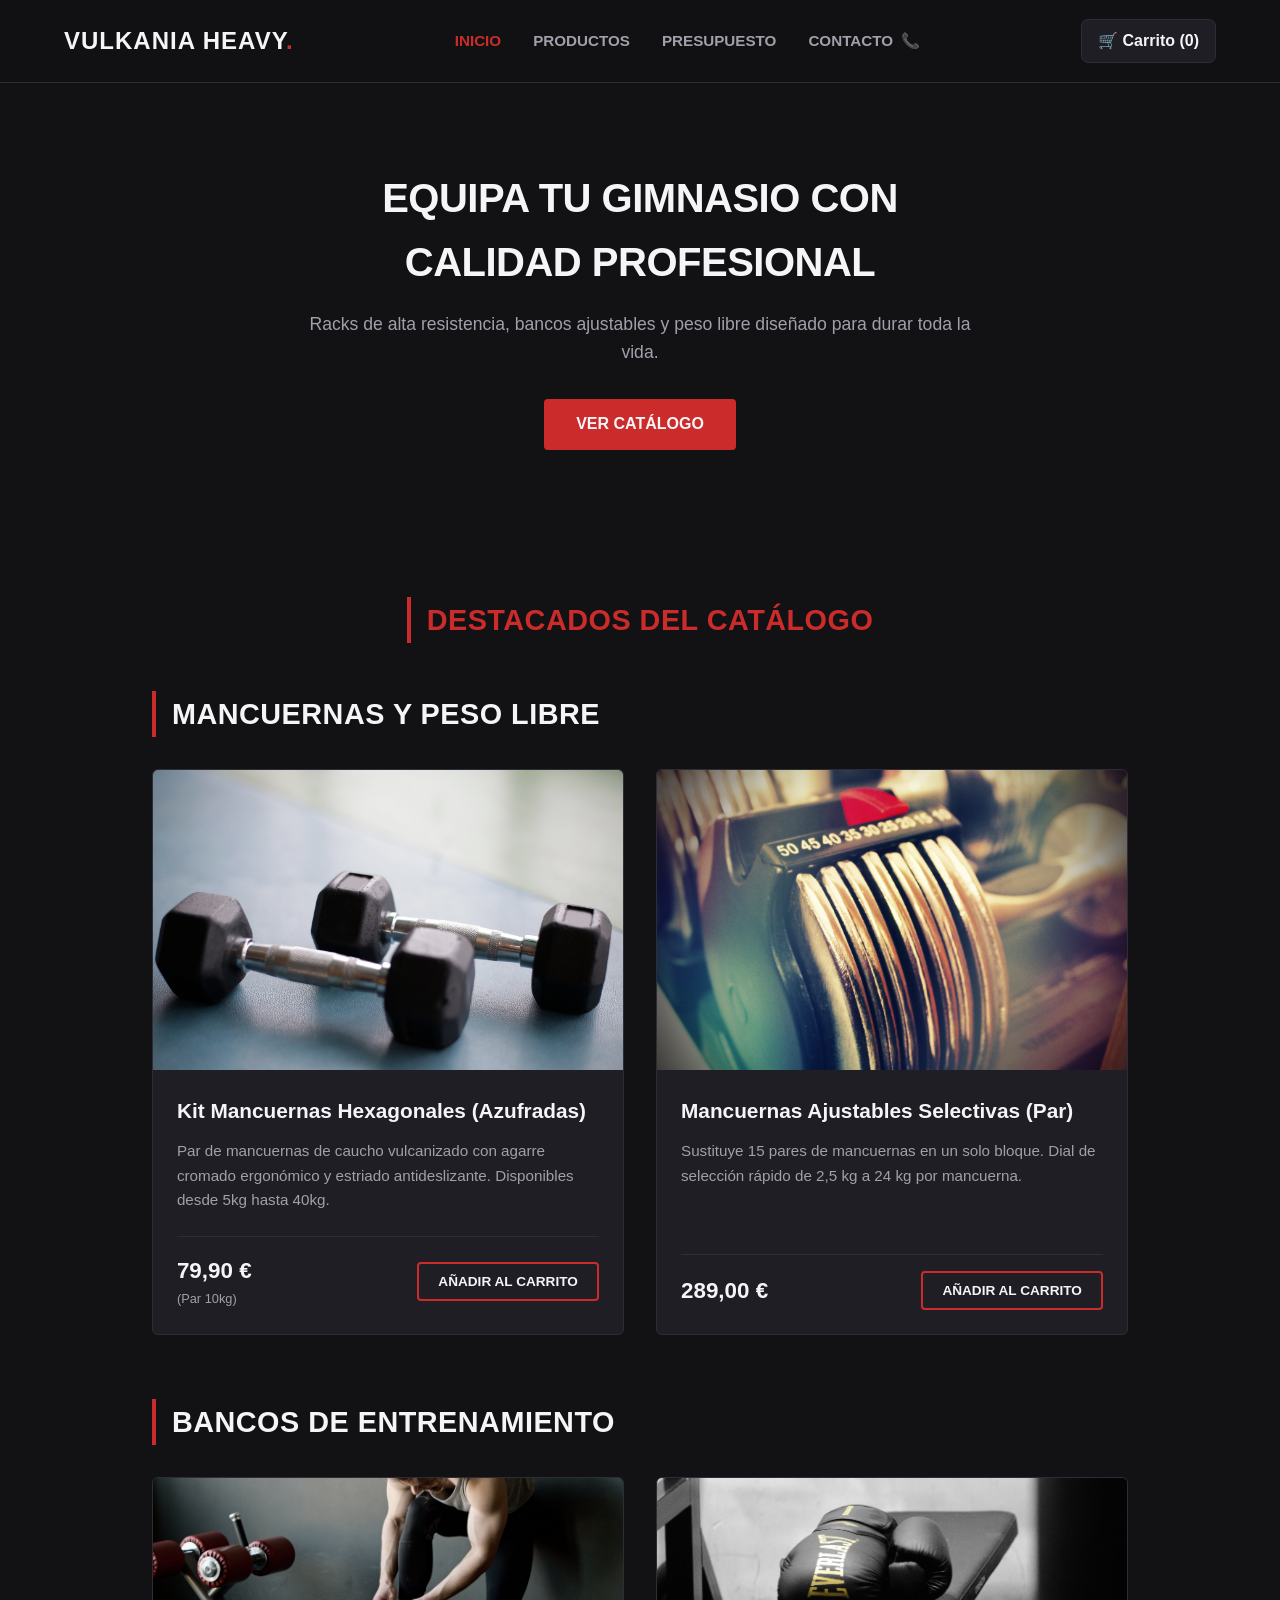
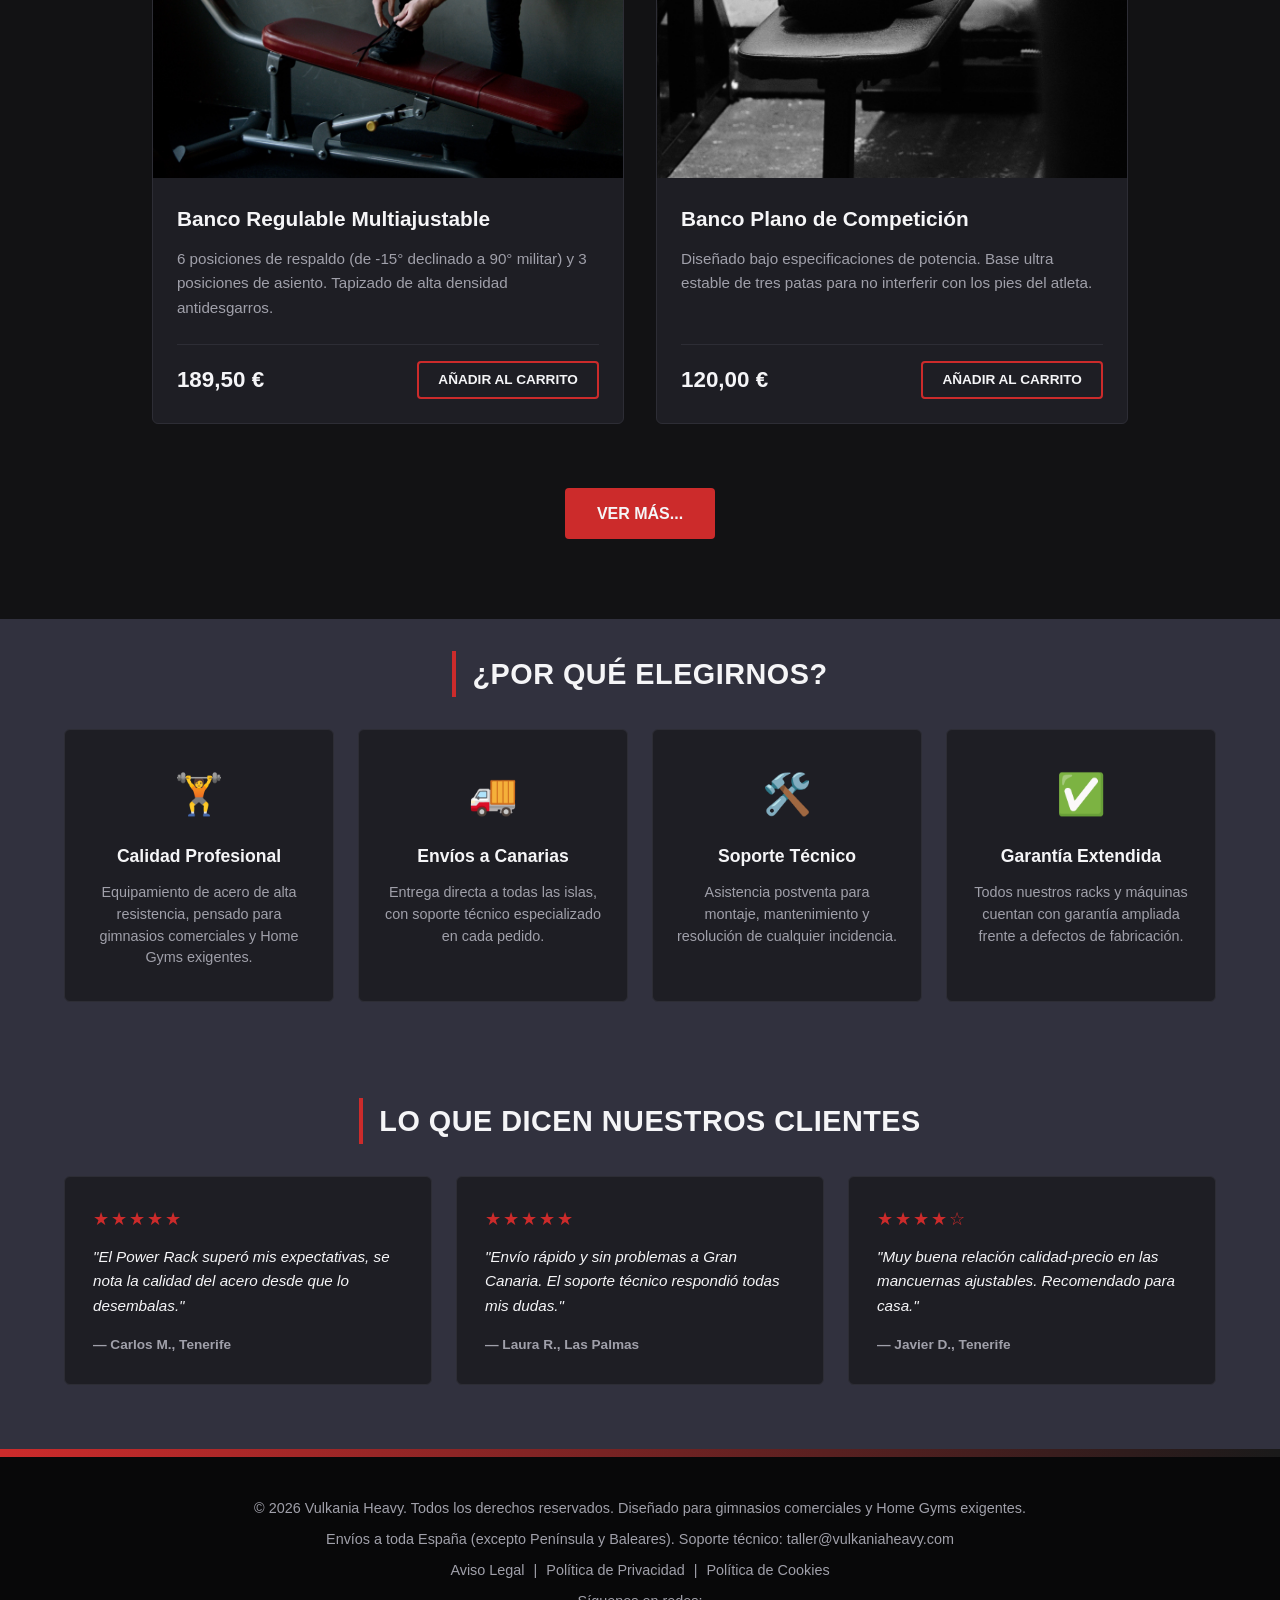
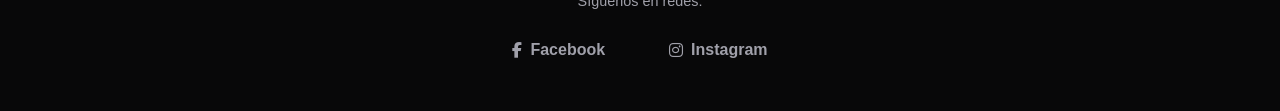
<file: index.html>
<!DOCTYPE html>
<html lang="es">
<head>
    <meta charset="UTF-8">
    <meta name="viewport" content="width=device-width, initial-scale=1.0">
    <meta name="description" content="Vulkania Heavy: Fabricación y distribución de equipamiento de entrenamiento profesional y Home Gyms exigentes en Canarias.">
    <meta name="author" content="Miguel Yoel Gonzalez Martin">
    <meta name="locality" content="Canarias, España">
    <meta name="category" content="Equipamiento deportivo">
    <meta name="keywords" content="Vulkania, entrenamiento, inicio, equipos, musculacion">
    <meta name="robots" content="index, follow">  <!--Página principal indexada y comprobación de enlaces-->    
    <title>Vulkania Heavy - Equipamiento de Entrenamiento Profesional</title>
    <link rel="stylesheet" href="./CSS/styles.css">
    <link rel="stylesheet" href="https://cdnjs.cloudflare.com/ajax/libs/font-awesome/6.5.1/css/all.min.css"> <!--Logos facebook e instagram-->
    <!--Logo Favicon-->
    <link rel="icon" type="image/png" href="./ASSETS/Favicon/favicon-96x96.png" sizes="96x96">
    <link rel="icon" type="image/svg+xml" href="./ASSETS/Favicon/favicon.svg">
    <link rel="shortcut icon" href="./ASSETS/Favicon/favicon.ico">
    <link rel="apple-touch-icon" sizes="180x180" href="./ASSETS/Favicon/apple-touch-icon.png">
    <meta name="apple-mobile-web-app-title" content="VulkaniaHeavy">
    <link rel="manifest" href="./ASSETS/Favicon/site.webmanifest">
</head>

<body>
    <header class="main-header">
        <nav class="navbar">
            <div class="logo">Vulkania Heavy</div>
            <ul class="nav-links">
                <li><a href="index.html" class="active">Inicio</a></li>
                <li><a href="./VIEWS/productos.html">Productos</a></li>
                <li><a href="./VIEWS/presupuesto.html">Presupuesto</a></li>
                <li><a href="./VIEWS/contacto.html">Contacto<span class="emoji-contacto">📞</span></a></li>
            </ul>
            <div class="cart-icon">
                <span>🛒 Carrito (0)</span>
            </div>
        </nav>
    </header>

    <section class="hero-banner">
        <div class="hero-content">
            <h1>Equipa tu Gimnasio con Calidad Profesional</h1>
            <p>Racks de alta resistencia, bancos ajustables y peso libre diseñado para durar toda la vida.</p>
            <a href="./VIEWS/productos.html" class="btn-primary">Ver Catálogo</a>
        </div>
    </section>
    
    <main id="catalogo" class="shop-container">
        <h2 class="section-title">Destacados del Catálogo</h2>
        <section id="mancuernas" class="product-section">
            <h3 class="section-title">Mancuernas y Peso Libre</h3>
            <div class="product-grid">
                <div class="product-card">
                    <img src="./ASSETS/Images/par_mancuernas.jpg" alt="Mancuernas Hexagonales" class="product-img">
                    <div class="product-info">
                        <h4 class="product-title">Kit Mancuernas Hexagonales (Azufradas)</h4>
                        <p class="product-description">Par de mancuernas de caucho vulcanizado con agarre cromado ergonómico y estriado antideslizante. Disponibles desde 5kg hasta 40kg.</p>
                        <div class="product-meta">
                            <span class="product-price">79,90 €<small>(Par 10kg)</small></span>
                            <button class="btn-buy">Añadir al carrito</button>
                        </div>
                    </div>
                </div>
                <div class="product-card">
                    <img src="./ASSETS/Images/mancuernas_ajustables.jpg" alt="Mancuernas Ajustables" class="product-img">
                    <div class="product-info">
                        <h4 class="product-title">Mancuernas Ajustables Selectivas (Par)</h4>
                        <p class="product-description">Sustituye 15 pares de mancuernas en un solo bloque. Dial de selección rápido de 2,5 kg a 24 kg por mancuerna.</p>
                        <div class="product-meta">
                            <span class="product-price">289,00 €</span>
                            <button class="btn-buy">Añadir al carrito</button>
                        </div>
                    </div>
                </div>
            </div>
        </section>
        <section id="bancos" class="product-section">
            <h3 class="section-title">Bancos de Entrenamiento</h3>
            <div class="product-grid">
                <div class="product-card">
                    <img src="./ASSETS/Images/banco_ajustable.jpg" alt="Banco Ajustable" class="product-img">
                    <div class="product-info">
                        <h4 class="product-title">Banco Regulable Multiajustable</h4>
                        <p class="product-description">6 posiciones de respaldo (de -15° declinado a 90° militar) y 3 posiciones de asiento. Tapizado de alta densidad antidesgarros.</p>
                        <div class="product-meta">
                            <span class="product-price">189,50 €</span>
                            <button class="btn-buy">Añadir al carrito</button>
                        </div>
                    </div>
                </div>
                <div class="product-card">
                    <img src="./ASSETS/Images/banco_plano.jpg" alt="Banco Plano" class="product-img">
                    <div class="product-info">
                        <h4 class="product-title">Banco Plano de Competición</h4>
                        <p class="product-description">Diseñado bajo especificaciones de potencia. Base ultra estable de tres patas para no interferir con los pies del atleta.</p>
                        <div class="product-meta">
                            <span class="product-price">120,00 €</span>
                            <button class="btn-buy">Añadir al carrito</button>
                        </div>
                    </div>
                </div>
            </div>
        </section>

        <div class="ver-mas">
            <a href="./VIEWS/productos.html" class="btn-primary">VER MÁS...</a>
        </div>
    </main>
    <!-- ¿POR QUÉ ELEGIRNOS? -->
    <section id="porque-elegirnos" class="why-us-section">
        <div class="section-inner">
            <h2 class="section-title titulo-centrado">¿Por Qué Elegirnos?</h2>
            <div class="why-us-grid">
                <div class="why-us-card">
                    <span class="why-us-icon">🏋️</span>
                    <h3>Calidad Profesional</h3>
                     <p>Equipamiento de acero de alta resistencia, pensado para gimnasios comerciales y Home Gyms exigentes.</p>
                </div>
                <div class="why-us-card">
                     <span class="why-us-icon">🚚</span>
                    <h3>Envíos a Canarias</h3>
                    <p>Entrega directa a todas las islas, con soporte técnico especializado en cada pedido.</p>
                </div>
                <div class="why-us-card">
                    <span class="why-us-icon">🛠️</span>
                    <h3>Soporte Técnico</h3>
                    <p>Asistencia postventa para montaje, mantenimiento y resolución de cualquier incidencia.</p>
                </div>
                <div class="why-us-card">
                    <span class="why-us-icon">✅</span>
                    <h3>Garantía Extendida</h3>
                    <p>Todos nuestros racks y máquinas cuentan con garantía ampliada frente a defectos de fabricación.</p>
                </div>
            </div>
        </div>
    </section>
 
    <!-- RESEÑAS INVENTADAS -->
    <section id="resenas" class="reviews-section">
        <div class="section-inner">
            <h2 class="section-title titulo-centrado">Lo Que Dicen Nuestros Clientes</h2>
            <div class="reviews-grid">
                <div class="review-card">
                    <p class="review-stars">★★★★★</p>
                    <p class="review-text">"El Power Rack superó mis expectativas, se nota la calidad del acero desde que lo desembalas."</p>
                    <p class="review-author">— Carlos M., Tenerife</p>
                </div>
                <div class="review-card">
                    <p class="review-stars">★★★★★</p>
                    <p class="review-text">"Envío rápido y sin problemas a Gran Canaria. El soporte técnico respondió todas mis dudas."</p>
                    <p class="review-author">— Laura R., Las Palmas</p>
                </div>
                <div class="review-card">
                    <p class="review-stars">★★★★☆</p>
                    <p class="review-text">"Muy buena relación calidad-precio en las mancuernas ajustables. Recomendado para casa."</p>
                    <p class="review-author">— Javier D., Tenerife</p>
                </div>
            </div>
        </div>
    </section>

    <footer class="main-footer">
        <div class="footer-content">
            <p>&copy; 2026 Vulkania Heavy. Todos los derechos reservados. Diseñado para gimnasios comerciales y Home Gyms exigentes.</p>
            <p>Envíos a toda España (excepto Península y Baleares). Soporte técnico: taller@vulkaniaheavy.com</p>
            <p class="footer-legal-links">
                <a href="./VIEWS/aviso-legal.html">Aviso Legal</a> | 
                <a href="./VIEWS/privacidad.html">Política de Privacidad</a> | 
                <a href="./VIEWS/cookies.html">Política de Cookies</a>
            </p>         
            <p>Síguenos en redes: </p>
        </div>
        <div class="footer-socials">
            <a href="https://www.facebook.com/" target="_blank" rel="noopener noreferrer" class="social-link">
                <i class="fab fa-facebook-f" aria-hidden="true"></i> <span>Facebook</span>
            </a>
            <a href="https://www.instagram.com/" target="_blank" rel="noopener noreferrer" class="social-link">
                <i class="fab fa-instagram" aria-hidden="true"></i> <span>Instagram</span>
            </a>
        </div>
    </footer>
</body>
</html>
</file>
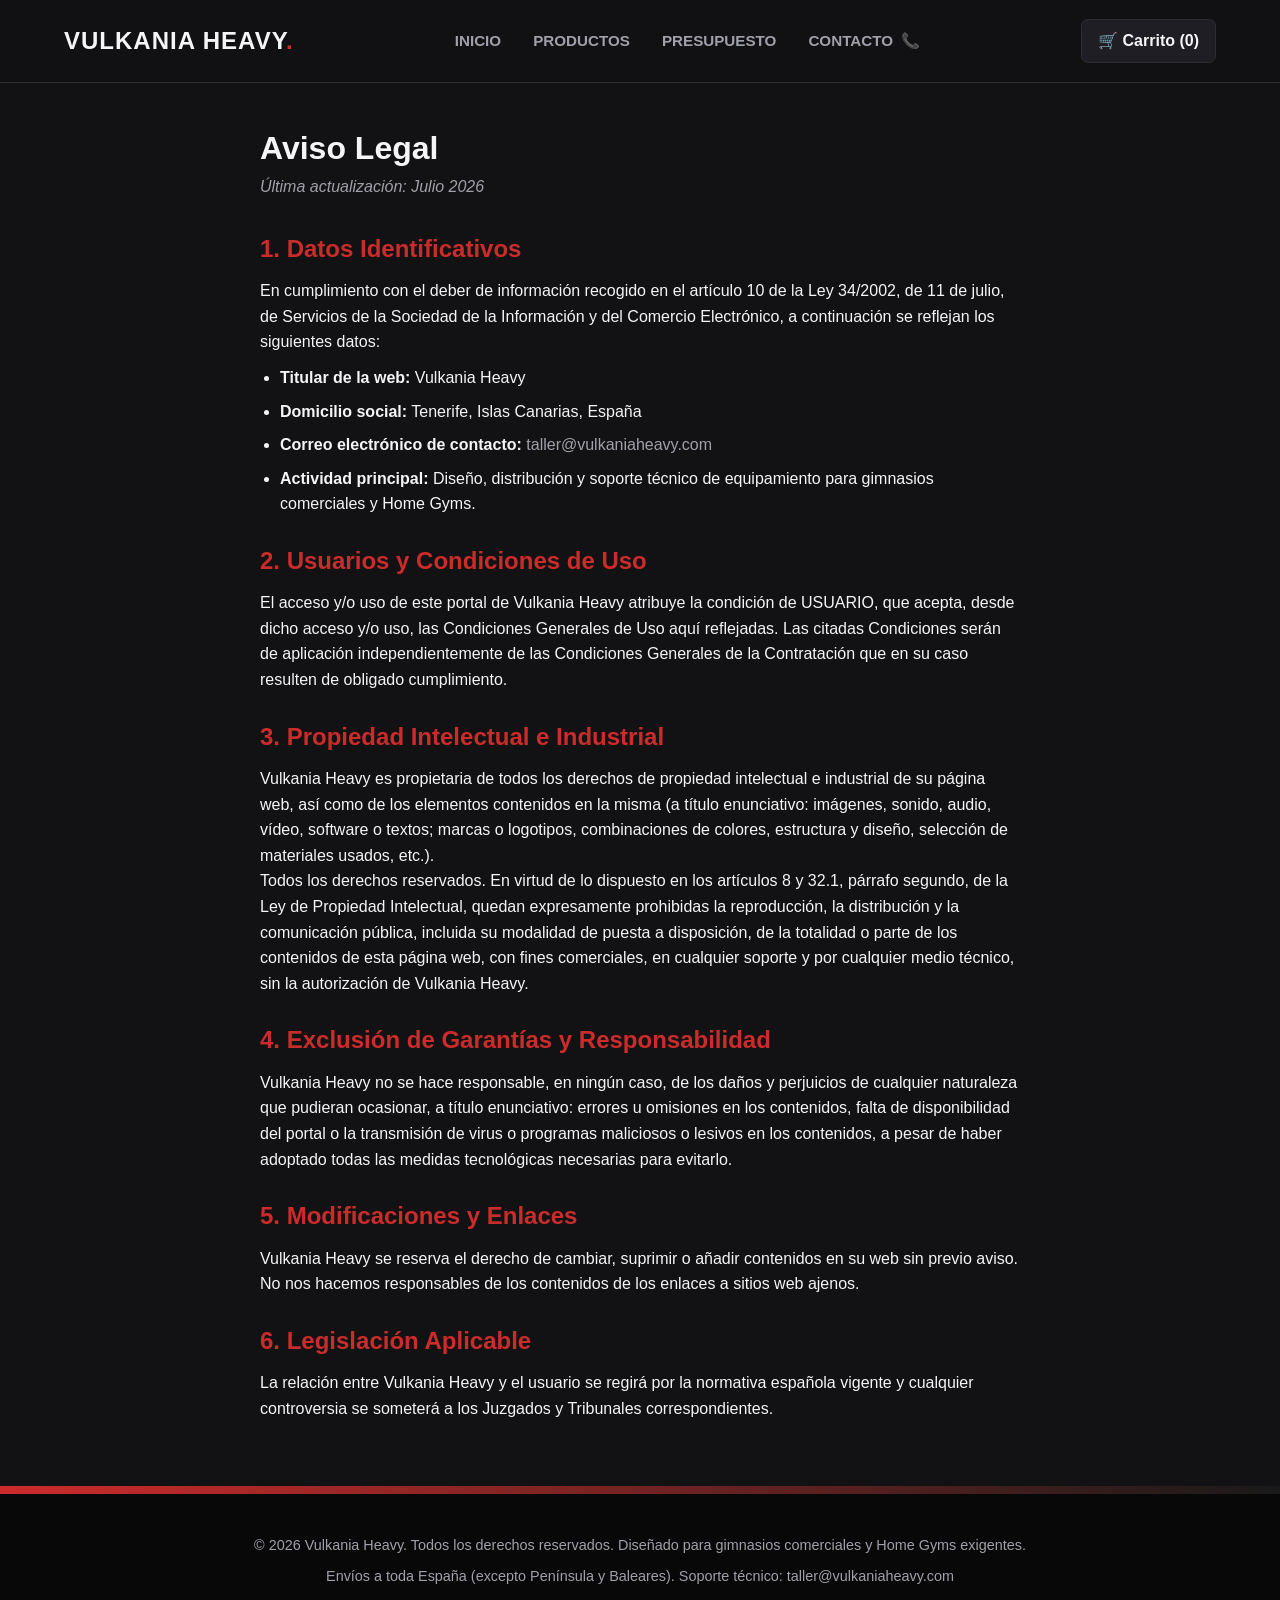
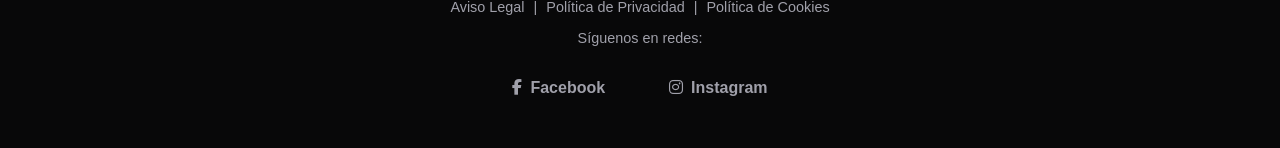
<file: aviso-legal.html>
<!DOCTYPE html>
<html lang="es">
<head>
    <meta charset="UTF-8">
    <meta name="viewport" content="width=device-width, initial-scale=1.0">
    <meta name="description" content="Vulkania Heavy: Fabricación y distribución de equipamiento de entrenamiento profesional y Home Gyms exigentes en Canarias.">
    <meta name="author" content="Miguel Yoel Gonzalez Martin">
    <meta name="locality" content="Canarias, España">
    <meta name="category" content="Aviso legal">
    <meta name="keywords" content="Vulkania, legal, contacto, datos, responsabilidad, derechos">
    <meta name="robots" content="index, follow">  <!--Página principal indexada y comprobación de enlaces-->
    <title>Aviso Legal - Vulkania Heavy</title>
    <link rel="stylesheet" href="./CSS/styles.css"> 
    <!-- Enlace a FontAwesome para los iconos del footer -->
    <link rel="stylesheet" href="https://cdnjs.cloudflare.com/ajax/libs/font-awesome/6.5.1/css/all.min.css">
    <!--Logo Favicon-->
    <link rel="icon" type="image/png" href="./ASSETS/Favicon/favicon-96x96.png" sizes="96x96">
    <link rel="icon" type="image/svg+xml" href="./ASSETS/Favicon/favicon.svg">
    <link rel="shortcut icon" href="./ASSETS/Favicon/favicon.ico">
    <link rel="apple-touch-icon" sizes="180x180" href="./ASSETS/Favicon/apple-touch-icon.png">
    <meta name="apple-mobile-web-app-title" content="VulkaniaHeavy">
    <link rel="manifest" href="./ASSETS/Favicon/site.webmanifest">
</head>

<body>
    <header class="main-header">
        <nav class="navbar">
            <div class="logo">Vulkania Heavy</div>
            <ul class="nav-links">
                <li><a href="index.html">Inicio</a></li>
                <li><a href="./VIEWS/productos.html">Productos</a></li>
                <li><a href="./VIEWS/presupuesto.html">Presupuesto</a></li>
                <li><a href="./VIEWS/contacto.html">Contacto<span class="emoji-contacto">📞</span></a></li>
            </ul>
            <div class="cart-icon">
                <span>🛒 Carrito (0)</span>
            </div>
        </nav>
    </header>
    <!-- Contenido principal del texto legal -->
    <main class="legal-container">
        <h1>Aviso Legal</h1>
        <p class="legal-intro">Última actualización: Julio 2026</p>

        <section class="legal-section">
            <h2>1. Datos Identificativos</h2>
            <p>En cumplimiento con el deber de información recogido en el artículo 10 de la Ley 34/2002, de 11 de julio, de Servicios de la Sociedad de la Información y del Comercio Electrónico, a continuación se reflejan los siguientes datos:</p>
            <ul>
                <li><strong>Titular de la web:</strong> Vulkania Heavy</li>
                <li><strong>Domicilio social:</strong> Tenerife, Islas Canarias, España</li>
                <li><strong>Correo electrónico de contacto:</strong> <a href="mailto:taller@vulkaniaheavy.com">taller@vulkaniaheavy.com</a></li>
                <li><strong>Actividad principal:</strong> Diseño, distribución y soporte técnico de equipamiento para gimnasios comerciales y Home Gyms.</li>
            </ul>
        </section>

        <section class="legal-section">
            <h2>2. Usuarios y Condiciones de Uso</h2>
            <p>El acceso y/o uso de este portal de Vulkania Heavy atribuye la condición de USUARIO, que acepta, desde dicho acceso y/o uso, las Condiciones Generales de Uso aquí reflejadas. Las citadas Condiciones serán de aplicación independientemente de las Condiciones Generales de la Contratación que en su caso resulten de obligado cumplimiento.</p>
        </section>

        <section class="legal-section">
            <h2>3. Propiedad Intelectual e Industrial</h2>
            <p>Vulkania Heavy es propietaria de todos los derechos de propiedad intelectual e industrial de su página web, así como de los elementos contenidos en la misma (a título enunciativo: imágenes, sonido, audio, vídeo, software o textos; marcas o logotipos, combinaciones de colores, estructura y diseño, selección de materiales usados, etc.).</p>
            <p>Todos los derechos reservados. En virtud de lo dispuesto en los artículos 8 y 32.1, párrafo segundo, de la Ley de Propiedad Intelectual, quedan expresamente prohibidas la reproducción, la distribución y la comunicación pública, incluida su modalidad de puesta a disposición, de la totalidad o parte de los contenidos de esta página web, con fines comerciales, en cualquier soporte y por cualquier medio técnico, sin la autorización de Vulkania Heavy.</p>
        </section>

        <section class="legal-section">
            <h2>4. Exclusión de Garantías y Responsabilidad</h2>
            <p>Vulkania Heavy no se hace responsable, en ningún caso, de los daños y perjuicios de cualquier naturaleza que pudieran ocasionar, a título enunciativo: errores u omisiones en los contenidos, falta de disponibilidad del portal o la transmisión de virus o programas maliciosos o lesivos en los contenidos, a pesar de haber adoptado todas las medidas tecnológicas necesarias para evitarlo.</p>
        </section>
        <section class="legal-section">
            <h2>5. Modificaciones y Enlaces</h2>
            <p>Vulkania Heavy se reserva el derecho de cambiar, suprimir o añadir contenidos en su web sin previo aviso. No nos hacemos responsables de los contenidos de los enlaces a sitios web ajenos.</p>
        </section>

        <section class="legal-section">
            <h2>6. Legislación Aplicable</h2>
            <p>La relación entre Vulkania Heavy y el usuario se regirá por la normativa española vigente y cualquier controversia se someterá a los Juzgados y Tribunales correspondientes.</p>
        </section>
    </main>

    <footer class="main-footer">
        <div class="footer-content">
            <p>&copy; 2026 Vulkania Heavy. Todos los derechos reservados. Diseñado para gimnasios comerciales y Home Gyms exigentes.</p>
            <p>Envíos a toda España (excepto Península y Baleares). Soporte técnico: taller@vulkaniaheavy.com</p>
            <p class="footer-legal-links">
                <a href="aviso-legal.html">Aviso Legal</a> | 
                <a href="privacidad.html">Política de Privacidad</a> | 
                <a href="cookies.html">Política de Cookies</a>
            </p>
            <p>Síguenos en redes: </p>
        </div>
        <div class="footer-socials">
            <a href="https://www.facebook.com/" target="_blank" rel="noopener noreferrer" class="social-link">
                <i class="fab fa-facebook-f" aria-hidden="true"></i> <span>Facebook</span>
            </a>
            <a href="https://www.instagram.com/" target="_blank" rel="noopener noreferrer" class="social-link">
                <i class="fab fa-instagram" aria-hidden="true"></i> <span>Instagram</span>
            </a>
        </div>
    </footer>
</body>
</html>
</file>
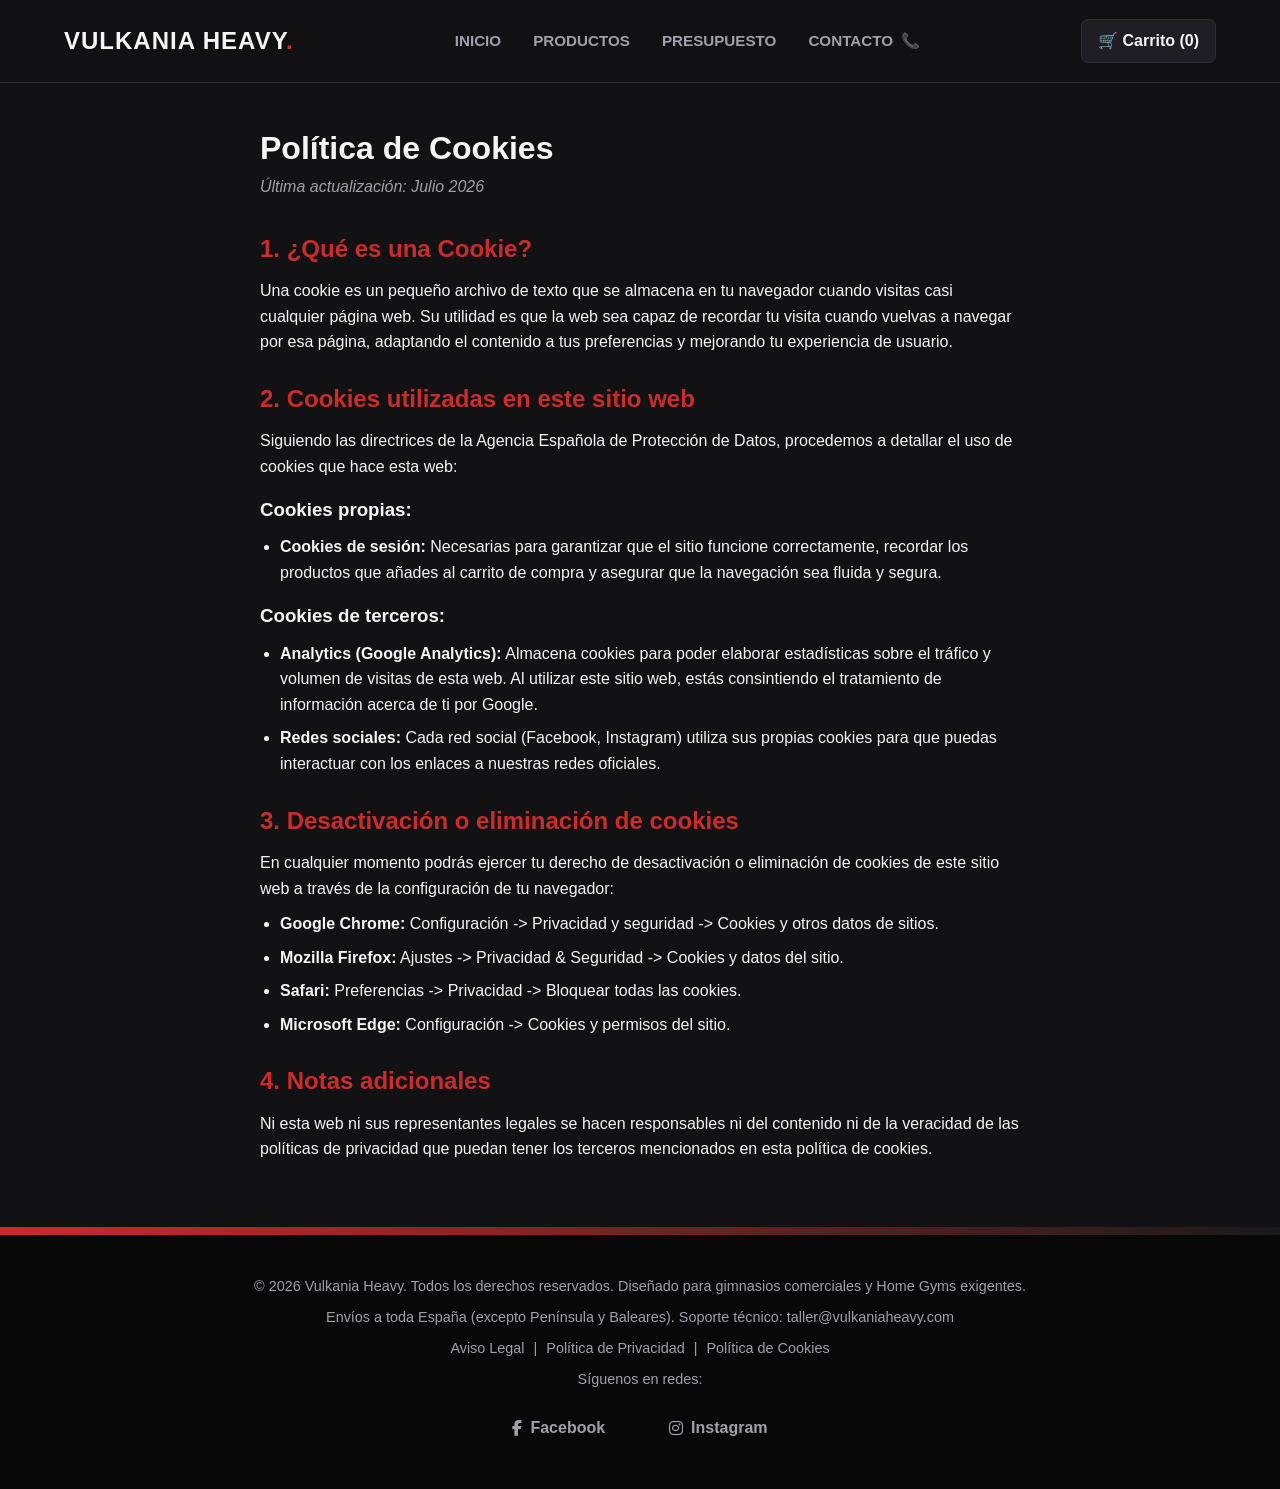
<file: cookies.html>
<!DOCTYPE html>
<html lang="es">
<head>
    <meta charset="UTF-8">
    <meta name="viewport" content="width=device-width, initial-scale=1.0">
    <meta name="description" content="Vulkania Heavy: Fabricación y distribución de equipamiento de entrenamiento profesional y Home Gyms exigentes en Canarias.">
    <meta name="author" content="Miguel Yoel Gonzalez Martin">
    <meta name="locality" content="Canarias, España">
    <meta name="category" content="Politica de cookies">
    <meta name="keywords" content="Vulkania, cookies, datos, derechos">
    <meta name="robots" content="index, follow">  <!--Página principal indexada y comprobación de enlaces-->
    <title>Política de Cookies - Vulkania Heavy</title>
    <link rel="stylesheet" href="./CSS/styles.css">
    <!-- Enlace a FontAwesome para los iconos del footer -->
    <link rel="stylesheet" href="https://cdnjs.cloudflare.com/ajax/libs/font-awesome/6.5.1/css/all.min.css">
    <!--Logo Favicon-->
    <link rel="icon" type="image/png" href="./ASSETS/Favicon/favicon-96x96.png" sizes="96x96">
    <link rel="icon" type="image/svg+xml" href="./ASSETS/Favicon/favicon.svg">
    <link rel="shortcut icon" href="./ASSETS/Favicon/favicon.ico">
    <link rel="apple-touch-icon" sizes="180x180" href="./ASSETS/Favicon/apple-touch-icon.png">
    <meta name="apple-mobile-web-app-title" content="VulkaniaHeavy">
    <link rel="manifest" href="./ASSETS/Favicon/site.webmanifest">
</head>

<body>
    <header class="main-header">
        <nav class="navbar">
            <div class="logo">Vulkania Heavy</div>
            <ul class="nav-links">
                <li><a href="index.html">Inicio</a></li>
                <li><a href="./VIEWS/productos.html">Productos</a></li>
                <li><a href="./VIEWS/presupuesto.html">Presupuesto</a></li>
                <li><a href="./VIEWS/contacto.html">Contacto<span class="emoji-contacto">📞</span></a></li>
            </ul>
            <div class="cart-icon">
                <span>🛒 Carrito (0)</span>
            </div>
        </nav>
    </header>
    <!-- Contenido principal del texto legal -->
    <main class="legal-container">
        <h1>Política de Cookies</h1>
        <p class="legal-intro">Última actualización: Julio 2026</p>

        <section class="legal-section">
            <h2>1. ¿Qué es una Cookie?</h2>
            <p>Una cookie es un pequeño archivo de texto que se almacena en tu navegador cuando visitas casi cualquier página web. Su utilidad es que la web sea capaz de recordar tu visita cuando vuelvas a navegar por esa página, adaptando el contenido a tus preferencias y mejorando tu experiencia de usuario.</p>
        </section>

        <section class="legal-section">
            <h2>2. Cookies utilizadas en este sitio web</h2>
            <p>Siguiendo las directrices de la Agencia Española de Protección de Datos, procedemos a detallar el uso de cookies que hace esta web:</p>
            
            <h3>Cookies propias:</h3>
            <ul>
                <li><strong>Cookies de sesión:</strong> Necesarias para garantizar que el sitio funcione correctamente, recordar los productos que añades al carrito de compra y asegurar que la navegación sea fluida y segura.</li>
            </ul>

            <h3>Cookies de terceros:</h3>
            <ul>
                <li><strong>Analytics (Google Analytics):</strong> Almacena cookies para poder elaborar estadísticas sobre el tráfico y volumen de visitas de esta web. Al utilizar este sitio web, estás consintiendo el tratamiento de información acerca de ti por Google.</li>
                <li><strong>Redes sociales:</strong> Cada red social (Facebook, Instagram) utiliza sus propias cookies para que puedas interactuar con los enlaces a nuestras redes oficiales.</li>
            </ul>
        </section>

        <section class="legal-section">
            <h2>3. Desactivación o eliminación de cookies</h2>
            <p>En cualquier momento podrás ejercer tu derecho de desactivación o eliminación de cookies de este sitio web a través de la configuración de tu navegador:</p>
            <ul>
                <li><strong>Google Chrome:</strong> Configuración -> Privacidad y seguridad -> Cookies y otros datos de sitios.</li>
                <li><strong>Mozilla Firefox:</strong> Ajustes -> Privacidad & Seguridad -> Cookies y datos del sitio.</li>
                <li><strong>Safari:</strong> Preferencias -> Privacidad -> Bloquear todas las cookies.</li>
                <li><strong>Microsoft Edge:</strong> Configuración -> Cookies y permisos del sitio.</li>
            </ul>
        </section>

        <section class="legal-section">
            <h2>4. Notas adicionales</h2>
            <p>Ni esta web ni sus representantes legales se hacen responsables ni del contenido ni de la veracidad de las políticas de privacidad que puedan tener los terceros mencionados en esta política de cookies.</p>
        </section>
    </main>

    <footer class="main-footer">
        <div class="footer-content">
            <p>&copy; 2026 Vulkania Heavy. Todos los derechos reservados. Diseñado para gimnasios comerciales y Home Gyms exigentes.</p>
            <p>Envíos a toda España (excepto Península y Baleares). Soporte técnico: taller@vulkaniaheavy.com</p>
            <p class="footer-legal-links">
                <a href="aviso-legal.html">Aviso Legal</a> | 
                <a href="privacidad.html">Política de Privacidad</a> | 
                <a href="cookies.html">Política de Cookies</a>
            </p>
            <p>Síguenos en redes: </p>
        </div>
        <div class="footer-socials">
            <a href="https://www.facebook.com/" target="_blank" rel="noopener noreferrer" class="social-link">
                <i class="fab fa-facebook-f" aria-hidden="true"></i> <span>Facebook</span>
            </a>
            <a href="https://www.instagram.com/" target="_blank" rel="noopener noreferrer" class="social-link">
                <i class="fab fa-instagram" aria-hidden="true"></i> <span>Instagram</span>
            </a>
        </div>
    </footer>
</body>
</html>
</file>
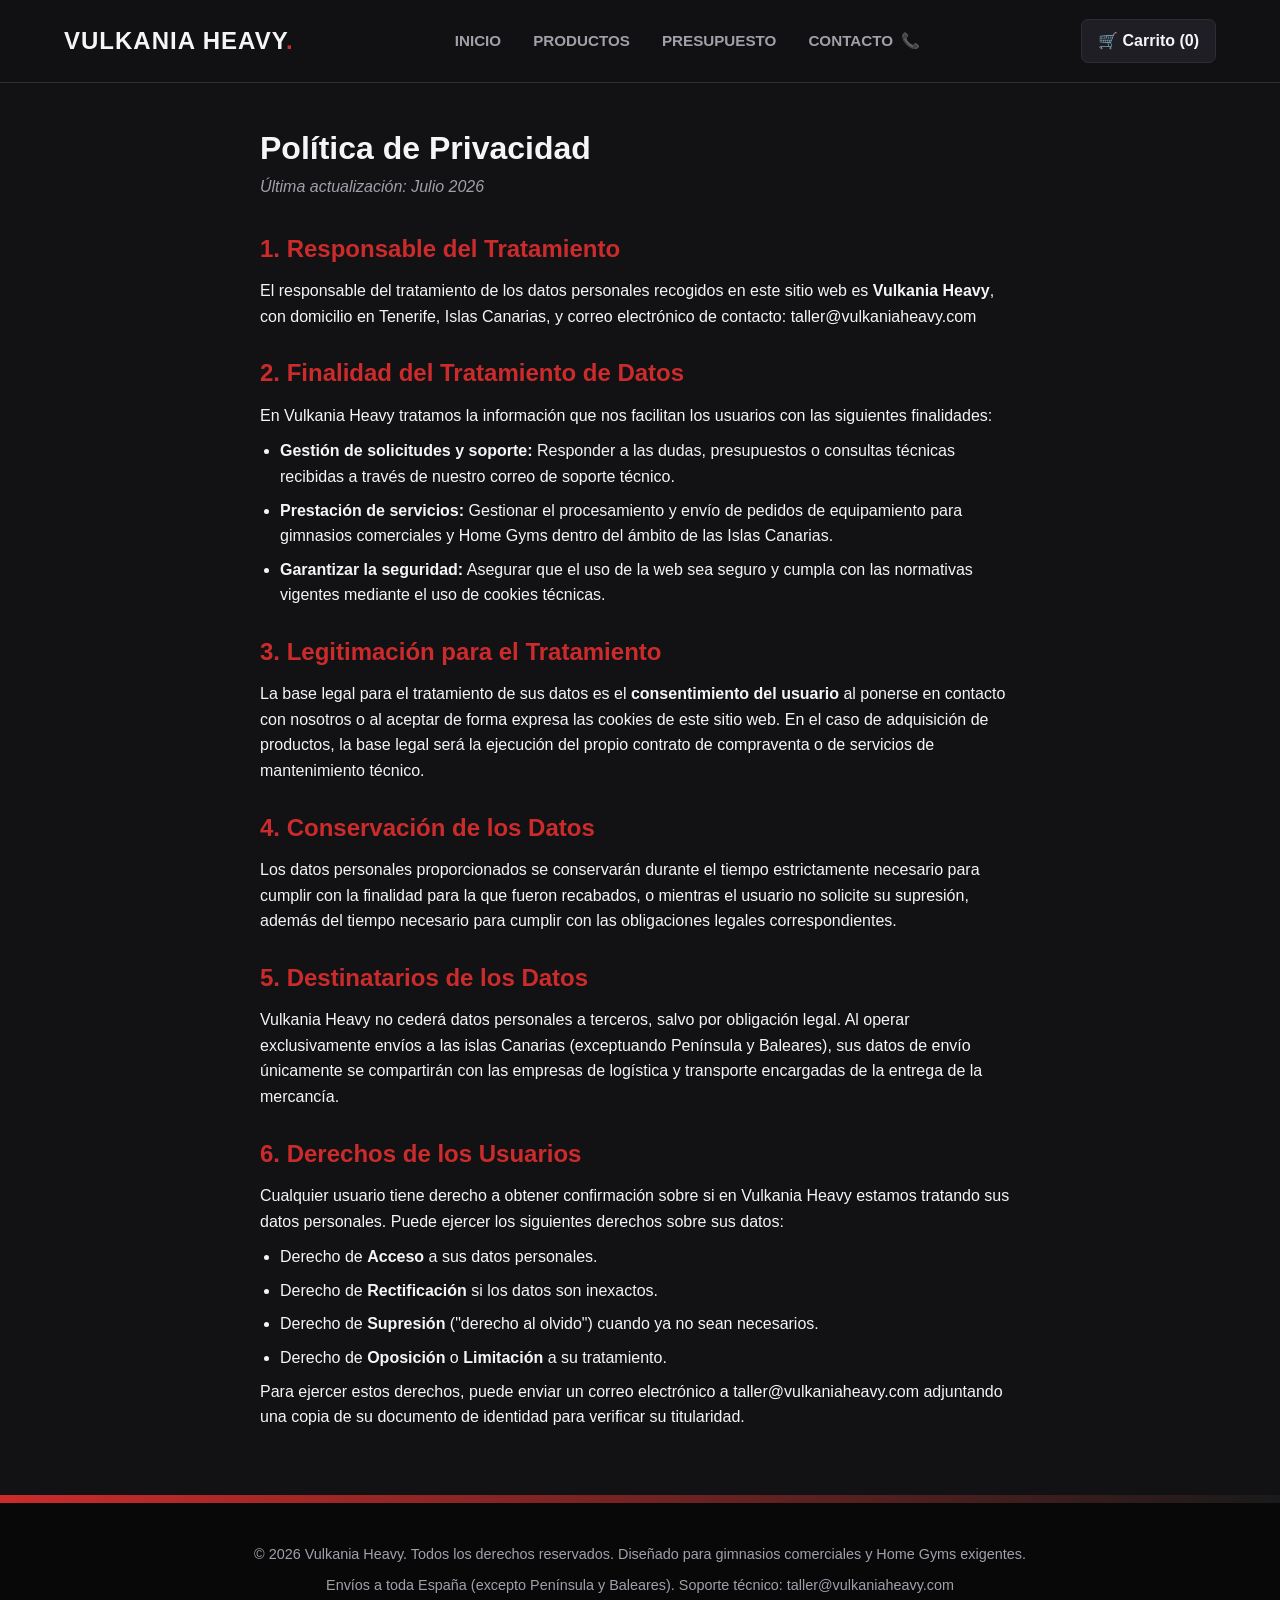
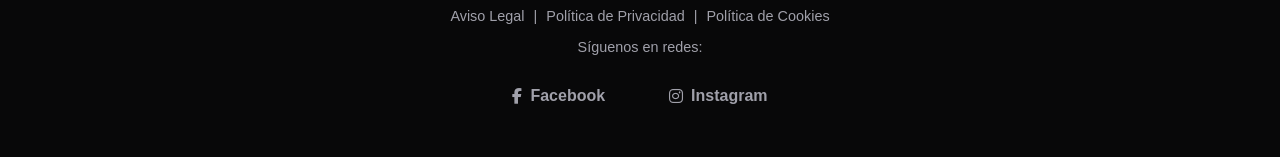
<file: privacidad.html>
<!DOCTYPE html>
<html lang="es">
<head>
    <meta charset="UTF-8">
    <meta name="viewport" content="width=device-width, initial-scale=1.0">
    <meta name="description" content="Vulkania Heavy: Fabricación y distribución de equipamiento de entrenamiento profesional y Home Gyms exigentes en Canarias.">
    <meta name="author" content="Miguel Yoel Gonzalez Martin">
    <meta name="locality" content="Canarias, España">
    <meta name="category" content="Politica de privacidad">
    <meta name="keywords" content="Vulkania, privacidad, datos, derechos">
    <meta name="robots" content="index, follow">  <!--Página principal indexada y comprobación de enlaces-->
    <title>Política de privacidad - Vulkania Heavy</title>
    <link rel="stylesheet" href="./CSS/styles.css"> 
    <!-- Enlace a FontAwesome para los iconos del footer -->
    <link rel="stylesheet" href="https://cdnjs.cloudflare.com/ajax/libs/font-awesome/6.5.1/css/all.min.css">
    <!--Logo Favicon-->
    <link rel="icon" type="image/png" href="./ASSETS/Favicon/favicon-96x96.png" sizes="96x96">
    <link rel="icon" type="image/svg+xml" href="./ASSETS/Favicon/favicon.svg">
    <link rel="shortcut icon" href="./ASSETS/Favicon/favicon.ico">
    <link rel="apple-touch-icon" sizes="180x180" href="./ASSETS/Favicon/apple-touch-icon.png">
    <meta name="apple-mobile-web-app-title" content="VulkaniaHeavy">
    <link rel="manifest" href="./ASSETS/Favicon/site.webmanifest">
</head>

<body>
    <header class="main-header">
        <nav class="navbar">
            <div class="logo">Vulkania Heavy</div>
            <ul class="nav-links">
                <li><a href="index.html">Inicio</a></li>
                <li><a href="./VIEWS/productos.html">Productos</a></li>
                <li><a href="./VIEWS/presupuesto.html">Presupuesto</a></li>
                <li><a href="./VIEWS/contacto.html">Contacto<span class="emoji-contacto">📞</span></a></li>
            </ul>
            <div class="cart-icon">
                <span>🛒 Carrito (0)</span>
            </div>
        </nav>
    </header>
    <!-- Contenido principal de la Política de Privacidad -->
    <main class="legal-container">
        <h1>Política de Privacidad</h1>
        <p class="legal-intro">Última actualización: Julio 2026</p>

        <section class="legal-section">
            <h2>1. Responsable del Tratamiento</h2>
            <p>El responsable del tratamiento de los datos personales recogidos en este sitio web es <strong>Vulkania Heavy</strong>, con domicilio en Tenerife, Islas Canarias, y correo electrónico de contacto: taller@vulkaniaheavy.com</p>
        </section>

        <section class="legal-section">
            <h2>2. Finalidad del Tratamiento de Datos</h2>
            <p>En Vulkania Heavy tratamos la información que nos facilitan los usuarios con las siguientes finalidades:</p>
            <ul>
                <li><strong>Gestión de solicitudes y soporte:</strong> Responder a las dudas, presupuestos o consultas técnicas recibidas a través de nuestro correo de soporte técnico.</li>
                <li><strong>Prestación de servicios:</strong> Gestionar el procesamiento y envío de pedidos de equipamiento para gimnasios comerciales y Home Gyms dentro del ámbito de las Islas Canarias.</li>
                <li><strong>Garantizar la seguridad:</strong> Asegurar que el uso de la web sea seguro y cumpla con las normativas vigentes mediante el uso de cookies técnicas.</li>
            </ul>
        </section>

        <section class="legal-section">
            <h2>3. Legitimación para el Tratamiento</h2>
            <p>La base legal para el tratamiento de sus datos es el <strong>consentimiento del usuario</strong> al ponerse en contacto con nosotros o al aceptar de forma expresa las cookies de este sitio web. En el caso de adquisición de productos, la base legal será la ejecución del propio contrato de compraventa o de servicios de mantenimiento técnico.</p>
        </section>

        <section class="legal-section">
            <h2>4. Conservación de los Datos</h2>
            <p>Los datos personales proporcionados se conservarán durante el tiempo estrictamente necesario para cumplir con la finalidad para la que fueron recabados, o mientras el usuario no solicite su supresión, además del tiempo necesario para cumplir con las obligaciones legales correspondientes.</p>
        </section>

        <section class="legal-section">
            <h2>5. Destinatarios de los Datos</h2>
            <p>Vulkania Heavy no cederá datos personales a terceros, salvo por obligación legal. Al operar exclusivamente envíos a las islas Canarias (exceptuando Península y Baleares), sus datos de envío únicamente se compartirán con las empresas de logística y transporte encargadas de la entrega de la mercancía.</p>
        </section>

        <section class="legal-section">
            <h2>6. Derechos de los Usuarios</h2>
            <p>Cualquier usuario tiene derecho a obtener confirmación sobre si en Vulkania Heavy estamos tratando sus datos personales. Puede ejercer los siguientes derechos sobre sus datos:</p>
            <ul>
                <li>Derecho de <strong>Acceso</strong> a sus datos personales.</li>
                <li>Derecho de <strong>Rectificación</strong> si los datos son inexactos.</li>
                <li>Derecho de <strong>Supresión</strong> ("derecho al olvido") cuando ya no sean necesarios.</li>
                <li>Derecho de <strong>Oposición</strong> o <strong>Limitación</strong> a su tratamiento.</li>
            </ul>
            <p>Para ejercer estos derechos, puede enviar un correo electrónico a taller@vulkaniaheavy.com adjuntando una copia de su documento de identidad para verificar su titularidad.</p>
        </section>
    </main>

    <footer class="main-footer">
        <div class="footer-content">
            <p>&copy; 2026 Vulkania Heavy. Todos los derechos reservados. Diseñado para gimnasios comerciales y Home Gyms exigentes.</p>
            <p>Envíos a toda España (excepto Península y Baleares). Soporte técnico: taller@vulkaniaheavy.com</p>
            <p class="footer-legal-links">
                <a href="aviso-legal.html">Aviso Legal</a> | 
                <a href="privacidad.html">Política de Privacidad</a> | 
                <a href="cookies.html">Política de Cookies</a>
            </p>
            <p>Síguenos en redes: </p>
        </div>
        <div class="footer-socials">
            <a href="https://www.facebook.com/" target="_blank" rel="noopener noreferrer" class="social-link">
                <i class="fab fa-facebook-f" aria-hidden="true"></i> <span>Facebook</span>
            </a>
            <a href="https://www.instagram.com/" target="_blank" rel="noopener noreferrer" class="social-link">
                <i class="fab fa-instagram" aria-hidden="true"></i> <span>Instagram</span>
            </a>
        </div>
    </footer>

</body>
</html>
</file>
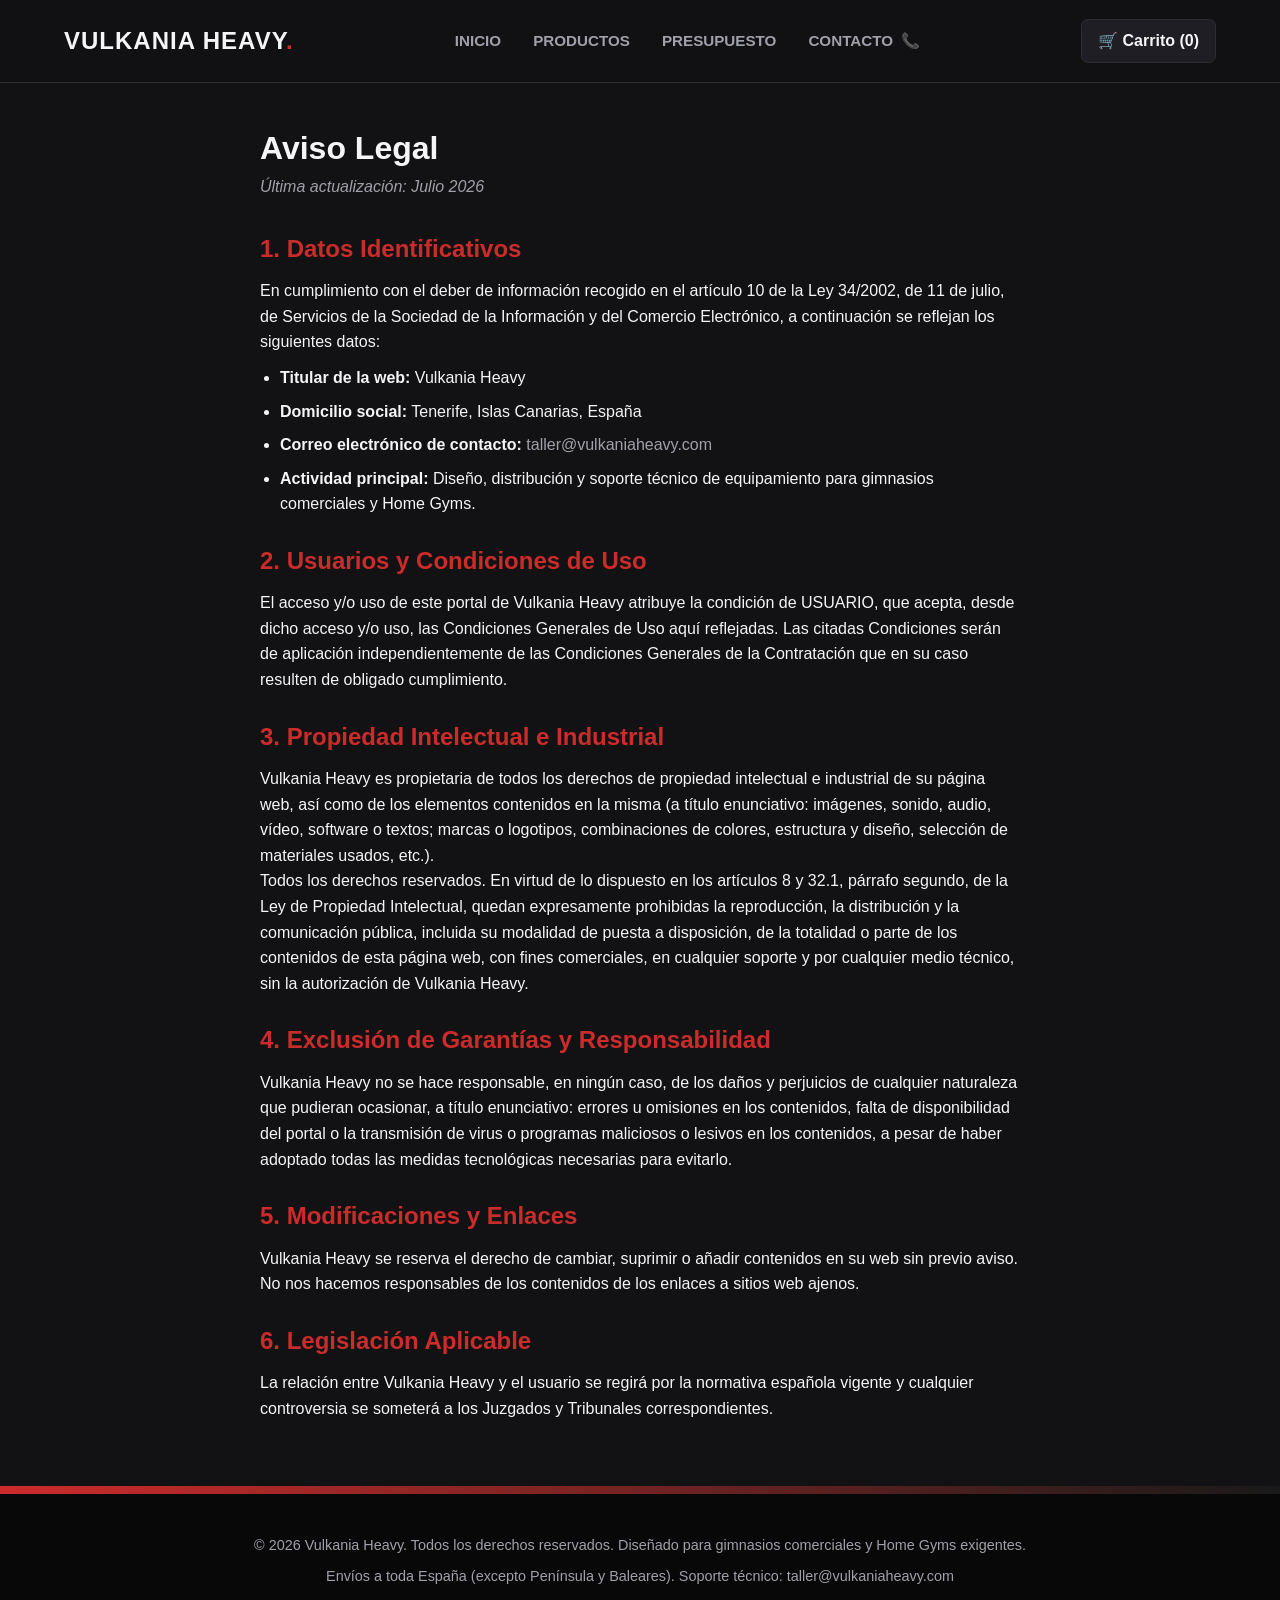
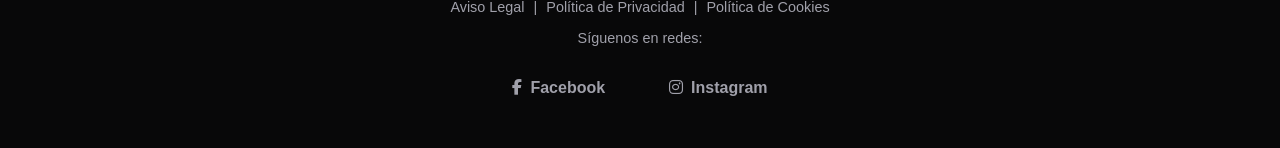
<file: VIEWS/aviso-legal.html>
<!DOCTYPE html>
<html lang="es">
<head>
    <meta charset="UTF-8">
    <meta name="viewport" content="width=device-width, initial-scale=1.0">
    <meta name="description" content="Vulkania Heavy: Fabricación y distribución de equipamiento de entrenamiento profesional y Home Gyms exigentes en Canarias.">
    <meta name="author" content="Miguel Yoel Gonzalez Martin">
    <meta name="locality" content="Canarias, España">
    <meta name="category" content="Aviso legal">
    <meta name="keywords" content="Vulkania, legal, contacto, datos, responsabilidad, derechos">
    <meta name="robots" content="index, follow">  <!--Página principal indexada y comprobación de enlaces-->
    <title>Aviso Legal - Vulkania Heavy</title>
    <link rel="stylesheet" href="../CSS/styles.css"> 
    <!-- Enlace a FontAwesome para los iconos del footer -->
    <link rel="stylesheet" href="https://cdnjs.cloudflare.com/ajax/libs/font-awesome/6.5.1/css/all.min.css">
    <!--Logo Favicon-->
    <link rel="icon" type="image/png" href="../ASSETS/Favicon/favicon-96x96.png" sizes="96x96">
    <link rel="icon" type="image/svg+xml" href="../ASSETS/Favicon/favicon.svg">
    <link rel="shortcut icon" href="../ASSETS/Favicon/favicon.ico">
    <link rel="apple-touch-icon" sizes="180x180" href="../ASSETS/Favicon/apple-touch-icon.png">
    <meta name="apple-mobile-web-app-title" content="VulkaniaHeavy">
    <link rel="manifest" href="../ASSETS/Favicon/site.webmanifest">
</head>

<body>
    <header class="main-header">
        <nav class="navbar">
            <div class="logo">Vulkania Heavy</div>
            <ul class="nav-links">
                <li><a href="../index.html">Inicio</a></li>
                <li><a href="productos.html">Productos</a></li>
                <li><a href="presupuesto.html">Presupuesto</a></li>
                <li><a href="contacto.html">Contacto<span class="emoji-contacto">📞</span></a></li>
            </ul>
            <div class="cart-icon">
                <span>🛒 Carrito (0)</span>
            </div>
        </nav>
    </header>
    <!-- Contenido principal del texto legal -->
    <main class="legal-container">
        <h1>Aviso Legal</h1>
        <p class="legal-intro">Última actualización: Julio 2026</p>

        <section class="legal-section">
            <h2>1. Datos Identificativos</h2>
            <p>En cumplimiento con el deber de información recogido en el artículo 10 de la Ley 34/2002, de 11 de julio, de Servicios de la Sociedad de la Información y del Comercio Electrónico, a continuación se reflejan los siguientes datos:</p>
            <ul>
                <li><strong>Titular de la web:</strong> Vulkania Heavy</li>
                <li><strong>Domicilio social:</strong> Tenerife, Islas Canarias, España</li>
                <li><strong>Correo electrónico de contacto:</strong> <a href="mailto:taller@vulkaniaheavy.com">taller@vulkaniaheavy.com</a></li>
                <li><strong>Actividad principal:</strong> Diseño, distribución y soporte técnico de equipamiento para gimnasios comerciales y Home Gyms.</li>
            </ul>
        </section>

        <section class="legal-section">
            <h2>2. Usuarios y Condiciones de Uso</h2>
            <p>El acceso y/o uso de este portal de Vulkania Heavy atribuye la condición de USUARIO, que acepta, desde dicho acceso y/o uso, las Condiciones Generales de Uso aquí reflejadas. Las citadas Condiciones serán de aplicación independientemente de las Condiciones Generales de la Contratación que en su caso resulten de obligado cumplimiento.</p>
        </section>

        <section class="legal-section">
            <h2>3. Propiedad Intelectual e Industrial</h2>
            <p>Vulkania Heavy es propietaria de todos los derechos de propiedad intelectual e industrial de su página web, así como de los elementos contenidos en la misma (a título enunciativo: imágenes, sonido, audio, vídeo, software o textos; marcas o logotipos, combinaciones de colores, estructura y diseño, selección de materiales usados, etc.).</p>
            <p>Todos los derechos reservados. En virtud de lo dispuesto en los artículos 8 y 32.1, párrafo segundo, de la Ley de Propiedad Intelectual, quedan expresamente prohibidas la reproducción, la distribución y la comunicación pública, incluida su modalidad de puesta a disposición, de la totalidad o parte de los contenidos de esta página web, con fines comerciales, en cualquier soporte y por cualquier medio técnico, sin la autorización de Vulkania Heavy.</p>
        </section>

        <section class="legal-section">
            <h2>4. Exclusión de Garantías y Responsabilidad</h2>
            <p>Vulkania Heavy no se hace responsable, en ningún caso, de los daños y perjuicios de cualquier naturaleza que pudieran ocasionar, a título enunciativo: errores u omisiones en los contenidos, falta de disponibilidad del portal o la transmisión de virus o programas maliciosos o lesivos en los contenidos, a pesar de haber adoptado todas las medidas tecnológicas necesarias para evitarlo.</p>
        </section>
        <section class="legal-section">
            <h2>5. Modificaciones y Enlaces</h2>
            <p>Vulkania Heavy se reserva el derecho de cambiar, suprimir o añadir contenidos en su web sin previo aviso. No nos hacemos responsables de los contenidos de los enlaces a sitios web ajenos.</p>
        </section>

        <section class="legal-section">
            <h2>6. Legislación Aplicable</h2>
            <p>La relación entre Vulkania Heavy y el usuario se regirá por la normativa española vigente y cualquier controversia se someterá a los Juzgados y Tribunales correspondientes.</p>
        </section>
    </main>

    <footer class="main-footer">
        <div class="footer-content">
            <p>&copy; 2026 Vulkania Heavy. Todos los derechos reservados. Diseñado para gimnasios comerciales y Home Gyms exigentes.</p>
            <p>Envíos a toda España (excepto Península y Baleares). Soporte técnico: taller@vulkaniaheavy.com</p>
            <p class="footer-legal-links">
                <a href="aviso-legal.html">Aviso Legal</a> | 
                <a href="privacidad.html">Política de Privacidad</a> | 
                <a href="cookies.html">Política de Cookies</a>
            </p>
            <p>Síguenos en redes: </p>
        </div>
        <div class="footer-socials">
            <a href="https://www.facebook.com/" target="_blank" rel="noopener noreferrer" class="social-link">
                <i class="fab fa-facebook-f" aria-hidden="true"></i> <span>Facebook</span>
            </a>
            <a href="https://www.instagram.com/" target="_blank" rel="noopener noreferrer" class="social-link">
                <i class="fab fa-instagram" aria-hidden="true"></i> <span>Instagram</span>
            </a>
        </div>
    </footer>
</body>
</html>
</file>
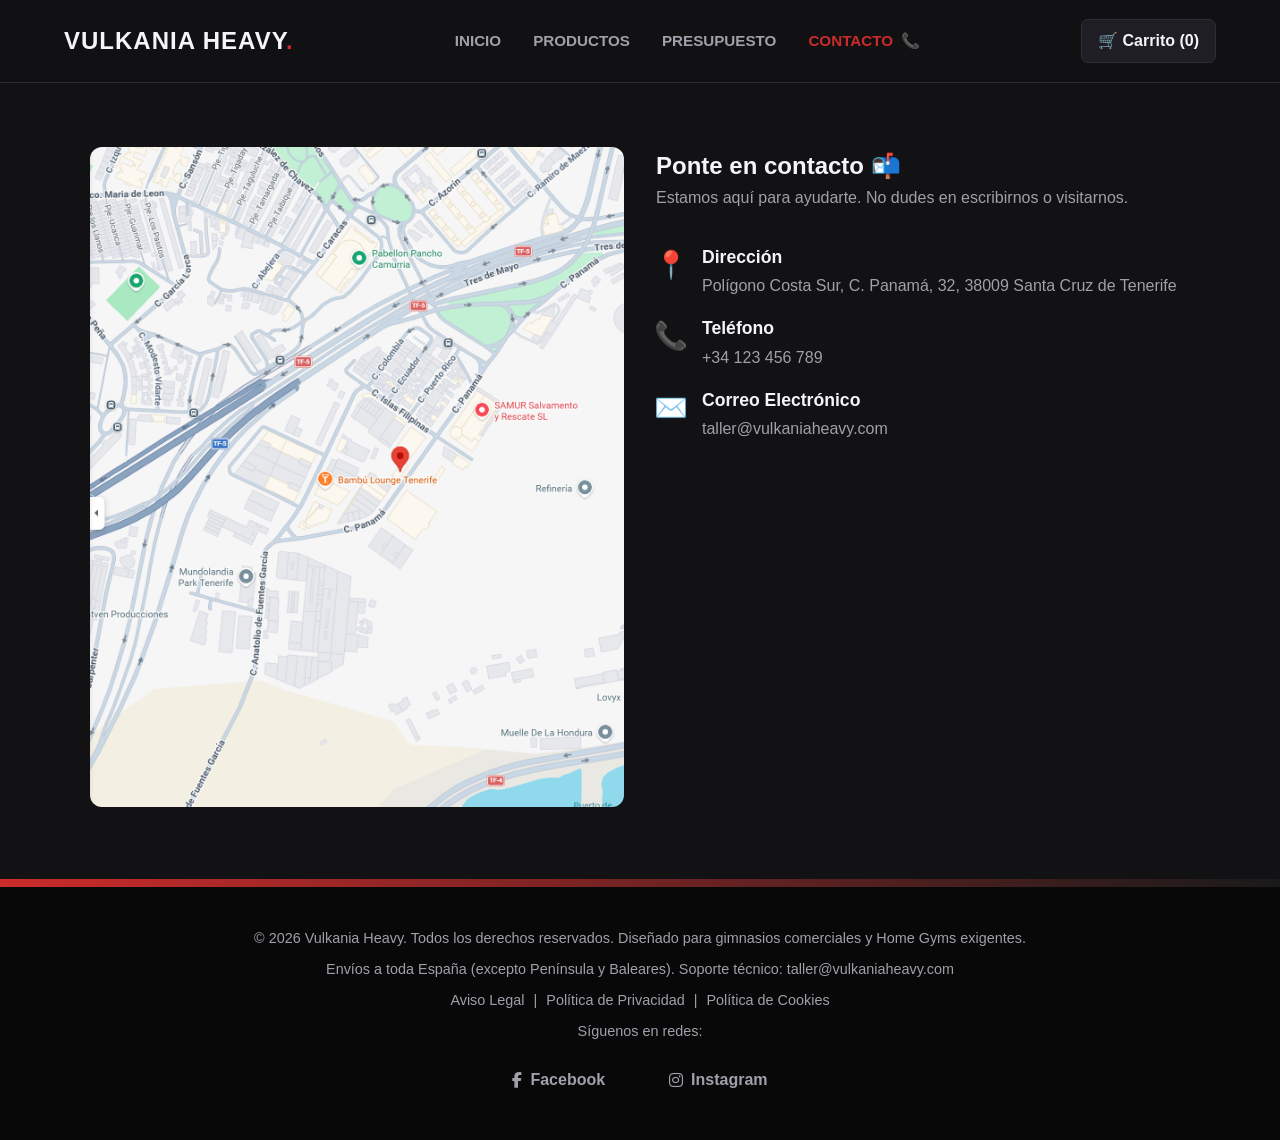
<file: VIEWS/contacto.html>
<!DOCTYPE html>
<html lang="es">
<head>
    <meta charset="UTF-8">
    <meta name="viewport" content="width=device-width, initial-scale=1.0">
    <meta name="description" content="Vulkania Heavy: Fabricación y distribución de equipamiento de entrenamiento profesional y Home Gyms exigentes en Canarias.">
    <meta name="author" content="Miguel Yoel Gonzalez Martin">
    <meta name="locality" content="Canarias, España">
    <meta name="category" content="Equipamiento deportivo">
    <meta name="keywords" content="Vulkania, entrenamiento, contacto, telefono, ubicacion, musculacion">
    <meta name="robots" content="index, follow">
    <title>Vulkania Heavy - Contacto</title>
    <link rel="stylesheet" href="../CSS/styles.css">
    <link rel="stylesheet" href="../CSS/contacto.css">
    <link rel="stylesheet" href="https://cdnjs.cloudflare.com/ajax/libs/font-awesome/6.5.1/css/all.min.css"> <!--Logos facebook e instagram-->
    <!--Logo Favicon-->
    <link rel="icon" type="image/png" href="../ASSETS/Favicon/favicon-96x96.png" sizes="96x96">
    <link rel="icon" type="image/svg+xml" href="../ASSETS/Favicon/favicon.svg">
    <link rel="shortcut icon" href="../ASSETS/Favicon/favicon.ico">
    <link rel="apple-touch-icon" sizes="180x180" href="../ASSETS/Favicon/apple-touch-icon.png">
    <meta name="apple-mobile-web-app-title" content="VulkaniaHeavy">
    <link rel="manifest" href="../ASSETS/Favicon/site.webmanifest">
</head>

<body>
    <header class="main-header">
        <nav class="navbar">
            <div class="logo">Vulkania Heavy</div>
            <ul class="nav-links">
                <li><a href="../index.html">Inicio</a></li>
                <li><a href="productos.html">Productos</a></li>
                <li><a href="presupuesto.html">Presupuesto</a></li>
                <li><a href="contacto.html" class="active">Contacto<span class="emoji-contacto">📞</span></a></li>
            </ul>
            <div class="cart-icon">
                <span>🛒 Carrito (0)</span>
            </div>
        </nav>
    </header>
    
    <main>
        <section class="contacto-seccion">
        <div class="contacto-contenedor">
            
            <!-- LADO IZQUIERDO: El mapa -->
            <div class="contacto-mapa">
                <a href="https://www.google.com/maps/place/Pol%C3%ADgono+Costa+Sur,+C.+Panam%C3%A1,+32,+38009+Santa+Cruz+de+Tenerife/@28.453439,-16.2707081,17z/data=!4m6!3m5!1s0xc41cc96dd0ba8ef:0x9822de89bfae284d!8m2!3d28.4540103!4d-16.2675559!16s%2Fg%2F11c188qq2h?entry=ttu&g_ep=EgoyMDI2MDcwNy4wIKXMDSoASAFQAw%3D%3D" target="_blank" rel="noopener noreferrer">
                    <img src="../ASSETS/Images/ubicacion-empresa.png" alt="Haz clic para ver la ruta en Google Maps" class="img-mapa">
                </a>
            </div>
                
            <!-- LADO DERECHO: Los datos de contacto -->
            <div class="contacto-info">
            <h1>Ponte en contacto 📬</h1>
            <p class="subtitulo">Estamos aquí para ayudarte. No dudes en escribirnos o visitarnos.</p>
            
            <div class="dato-item">
                <span class="emoji">📍</span>
                <div class="texto">
                <h2>Dirección</h2>
                <p>Polígono Costa Sur, C. Panamá, 32, 38009 Santa Cruz de Tenerife</p>
                </div>
            </div>
            
            <div class="dato-item">
                <span class="emoji">📞</span>
                <div class="texto">
                <h2>Teléfono</h2>
                <p><a href="tel:+34123456789">+34 123 456 789</a></p>
                </div>
            </div>
            
            <div class="dato-item">
                <span class="emoji">✉️</span>
                <div class="texto">
                <h2>Correo Electrónico</h2>
                <p><a href="mailto:taller@vulkaniaheavy.com">taller@vulkaniaheavy.com</a></p>
                </div>
            </div>
            </div>
        </div>
        </section>
    </main>
    
    <footer class="main-footer">
        <div class="footer-content">
            <p>&copy; 2026 Vulkania Heavy. Todos los derechos reservados. Diseñado para gimnasios comerciales y Home Gyms exigentes.</p>
            <p>Envíos a toda España (excepto Península y Baleares). Soporte técnico: taller@vulkaniaheavy.com</p>
            <p class="footer-legal-links">
                <a href="aviso-legal.html">Aviso Legal</a> |
                <a href="privacidad.html">Política de Privacidad</a> |
                <a href="cookies.html">Política de Cookies</a>
            </p>         
            <p>Síguenos en redes: </p>
        </div>
        <div class="footer-socials">
            <a href="https://www.facebook.com/" target="_blank" rel="noopener noreferrer" class="social-link">
                <i class="fab fa-facebook-f" aria-hidden="true"></i> <span>Facebook</span>
            </a>
            <a href="https://www.instagram.com/" target="_blank" rel="noopener noreferrer" class="social-link">
                <i class="fab fa-instagram" aria-hidden="true"></i> <span>Instagram</span>
            </a>
        </div>
    </footer>
</body>
</html>
</file>
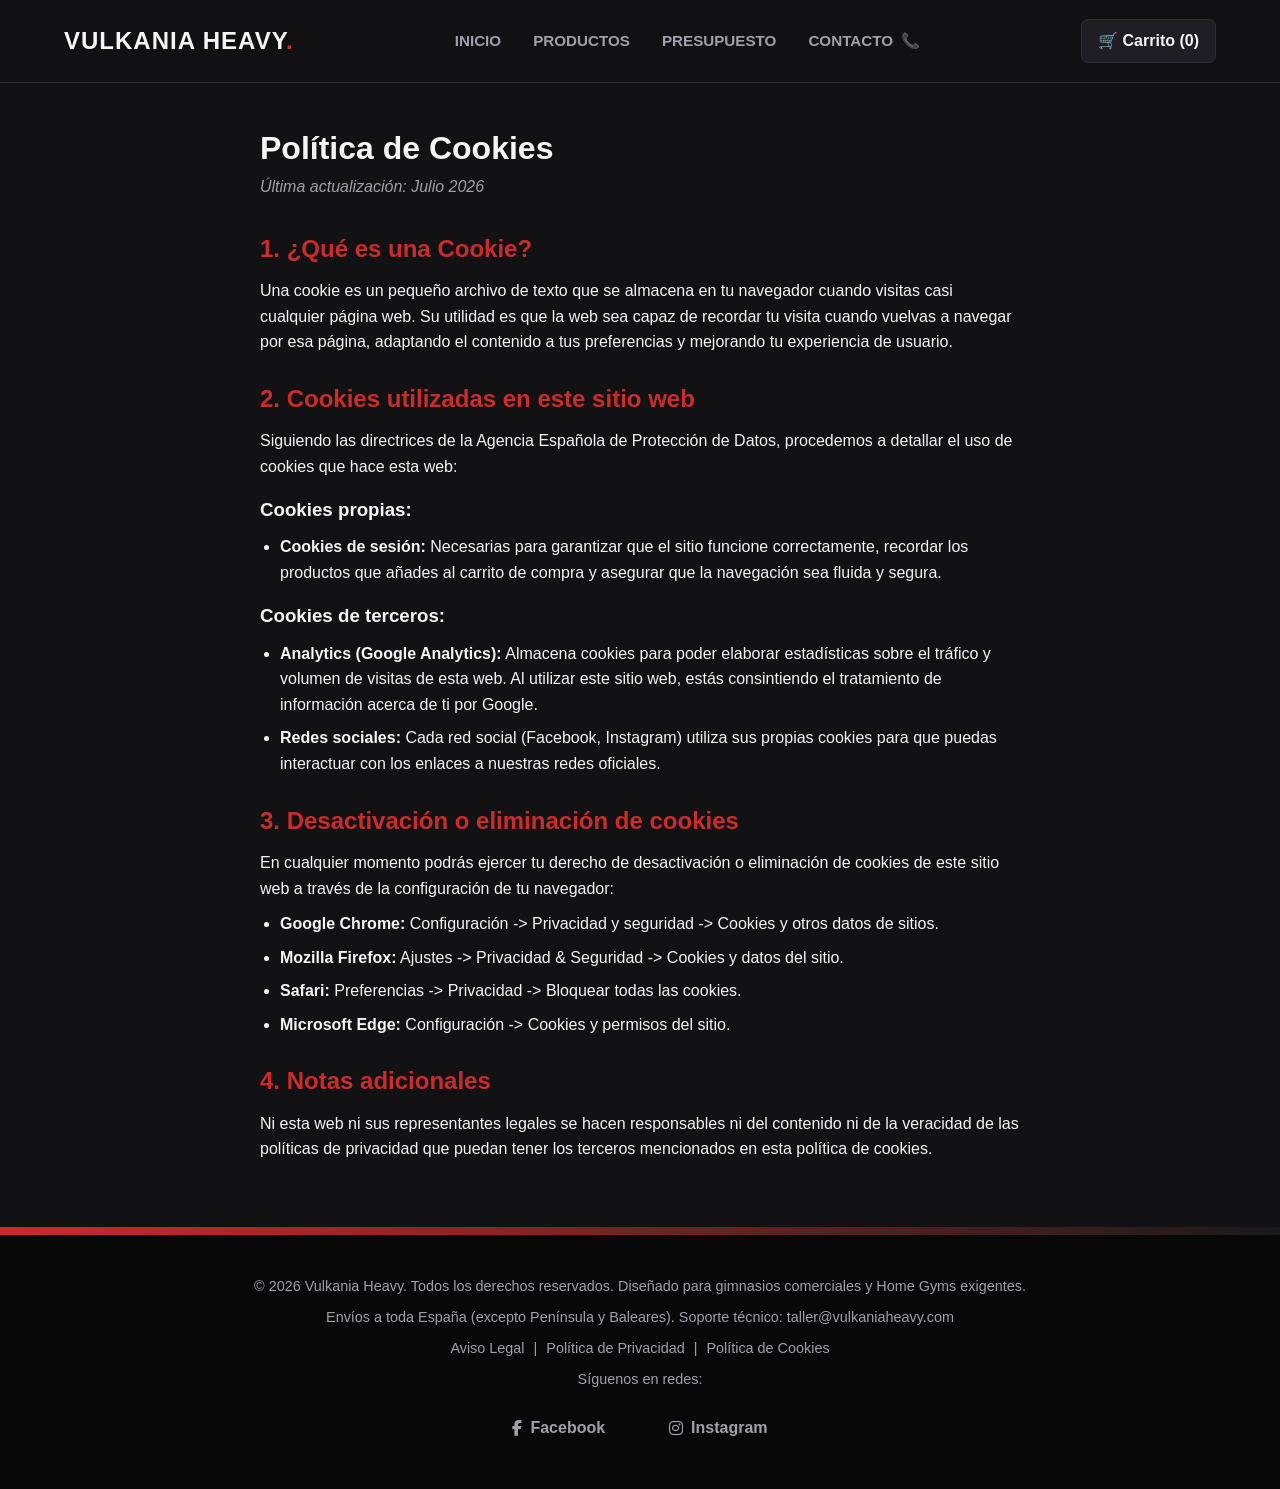
<file: VIEWS/cookies.html>
<!DOCTYPE html>
<html lang="es">
<head>
    <meta charset="UTF-8">
    <meta name="viewport" content="width=device-width, initial-scale=1.0">
    <meta name="description" content="Vulkania Heavy: Fabricación y distribución de equipamiento de entrenamiento profesional y Home Gyms exigentes en Canarias.">
    <meta name="author" content="Miguel Yoel Gonzalez Martin">
    <meta name="locality" content="Canarias, España">
    <meta name="category" content="Politica de cookies">
    <meta name="keywords" content="Vulkania, cookies, datos, derechos">
    <meta name="robots" content="index, follow">  <!--Página principal indexada y comprobación de enlaces-->
    <title>Política de Cookies - Vulkania Heavy</title>
    <link rel="stylesheet" href="../CSS/styles.css">
    <!-- Enlace a FontAwesome para los iconos del footer -->
    <link rel="stylesheet" href="https://cdnjs.cloudflare.com/ajax/libs/font-awesome/6.5.1/css/all.min.css">
    <!--Logo Favicon-->
    <link rel="icon" type="image/png" href="../ASSETS/Favicon/favicon-96x96.png" sizes="96x96">
    <link rel="icon" type="image/svg+xml" href="../ASSETS/Favicon/favicon.svg">
    <link rel="shortcut icon" href="../ASSETS/Favicon/favicon.ico">
    <link rel="apple-touch-icon" sizes="180x180" href="../ASSETS/Favicon/apple-touch-icon.png">
    <meta name="apple-mobile-web-app-title" content="VulkaniaHeavy">
    <link rel="manifest" href="../ASSETS/Favicon/site.webmanifest">
</head>

<body>
    <header class="main-header">
        <nav class="navbar">
            <div class="logo">Vulkania Heavy</div>
            <ul class="nav-links">
                <li><a href="../index.html">Inicio</a></li>
                <li><a href="productos.html">Productos</a></li>
                <li><a href="presupuesto.html">Presupuesto</a></li>
                <li><a href="contacto.html">Contacto<span class="emoji-contacto">📞</span></a></li>
            </ul>
            <div class="cart-icon">
                <span>🛒 Carrito (0)</span>
            </div>
        </nav>
    </header>
    <!-- Contenido principal del texto legal -->
    <main class="legal-container">
        <h1>Política de Cookies</h1>
        <p class="legal-intro">Última actualización: Julio 2026</p>

        <section class="legal-section">
            <h2>1. ¿Qué es una Cookie?</h2>
            <p>Una cookie es un pequeño archivo de texto que se almacena en tu navegador cuando visitas casi cualquier página web. Su utilidad es que la web sea capaz de recordar tu visita cuando vuelvas a navegar por esa página, adaptando el contenido a tus preferencias y mejorando tu experiencia de usuario.</p>
        </section>

        <section class="legal-section">
            <h2>2. Cookies utilizadas en este sitio web</h2>
            <p>Siguiendo las directrices de la Agencia Española de Protección de Datos, procedemos a detallar el uso de cookies que hace esta web:</p>
            
            <h3>Cookies propias:</h3>
            <ul>
                <li><strong>Cookies de sesión:</strong> Necesarias para garantizar que el sitio funcione correctamente, recordar los productos que añades al carrito de compra y asegurar que la navegación sea fluida y segura.</li>
            </ul>

            <h3>Cookies de terceros:</h3>
            <ul>
                <li><strong>Analytics (Google Analytics):</strong> Almacena cookies para poder elaborar estadísticas sobre el tráfico y volumen de visitas de esta web. Al utilizar este sitio web, estás consintiendo el tratamiento de información acerca de ti por Google.</li>
                <li><strong>Redes sociales:</strong> Cada red social (Facebook, Instagram) utiliza sus propias cookies para que puedas interactuar con los enlaces a nuestras redes oficiales.</li>
            </ul>
        </section>

        <section class="legal-section">
            <h2>3. Desactivación o eliminación de cookies</h2>
            <p>En cualquier momento podrás ejercer tu derecho de desactivación o eliminación de cookies de este sitio web a través de la configuración de tu navegador:</p>
            <ul>
                <li><strong>Google Chrome:</strong> Configuración -> Privacidad y seguridad -> Cookies y otros datos de sitios.</li>
                <li><strong>Mozilla Firefox:</strong> Ajustes -> Privacidad & Seguridad -> Cookies y datos del sitio.</li>
                <li><strong>Safari:</strong> Preferencias -> Privacidad -> Bloquear todas las cookies.</li>
                <li><strong>Microsoft Edge:</strong> Configuración -> Cookies y permisos del sitio.</li>
            </ul>
        </section>

        <section class="legal-section">
            <h2>4. Notas adicionales</h2>
            <p>Ni esta web ni sus representantes legales se hacen responsables ni del contenido ni de la veracidad de las políticas de privacidad que puedan tener los terceros mencionados en esta política de cookies.</p>
        </section>
    </main>

    <footer class="main-footer">
        <div class="footer-content">
            <p>&copy; 2026 Vulkania Heavy. Todos los derechos reservados. Diseñado para gimnasios comerciales y Home Gyms exigentes.</p>
            <p>Envíos a toda España (excepto Península y Baleares). Soporte técnico: taller@vulkaniaheavy.com</p>
            <p class="footer-legal-links">
                <a href="aviso-legal.html">Aviso Legal</a> | 
                <a href="privacidad.html">Política de Privacidad</a> | 
                <a href="cookies.html">Política de Cookies</a>
            </p>
            <p>Síguenos en redes: </p>
        </div>
        <div class="footer-socials">
            <a href="https://www.facebook.com/" target="_blank" rel="noopener noreferrer" class="social-link">
                <i class="fab fa-facebook-f" aria-hidden="true"></i> <span>Facebook</span>
            </a>
            <a href="https://www.instagram.com/" target="_blank" rel="noopener noreferrer" class="social-link">
                <i class="fab fa-instagram" aria-hidden="true"></i> <span>Instagram</span>
            </a>
        </div>
    </footer>
</body>
</html>
</file>
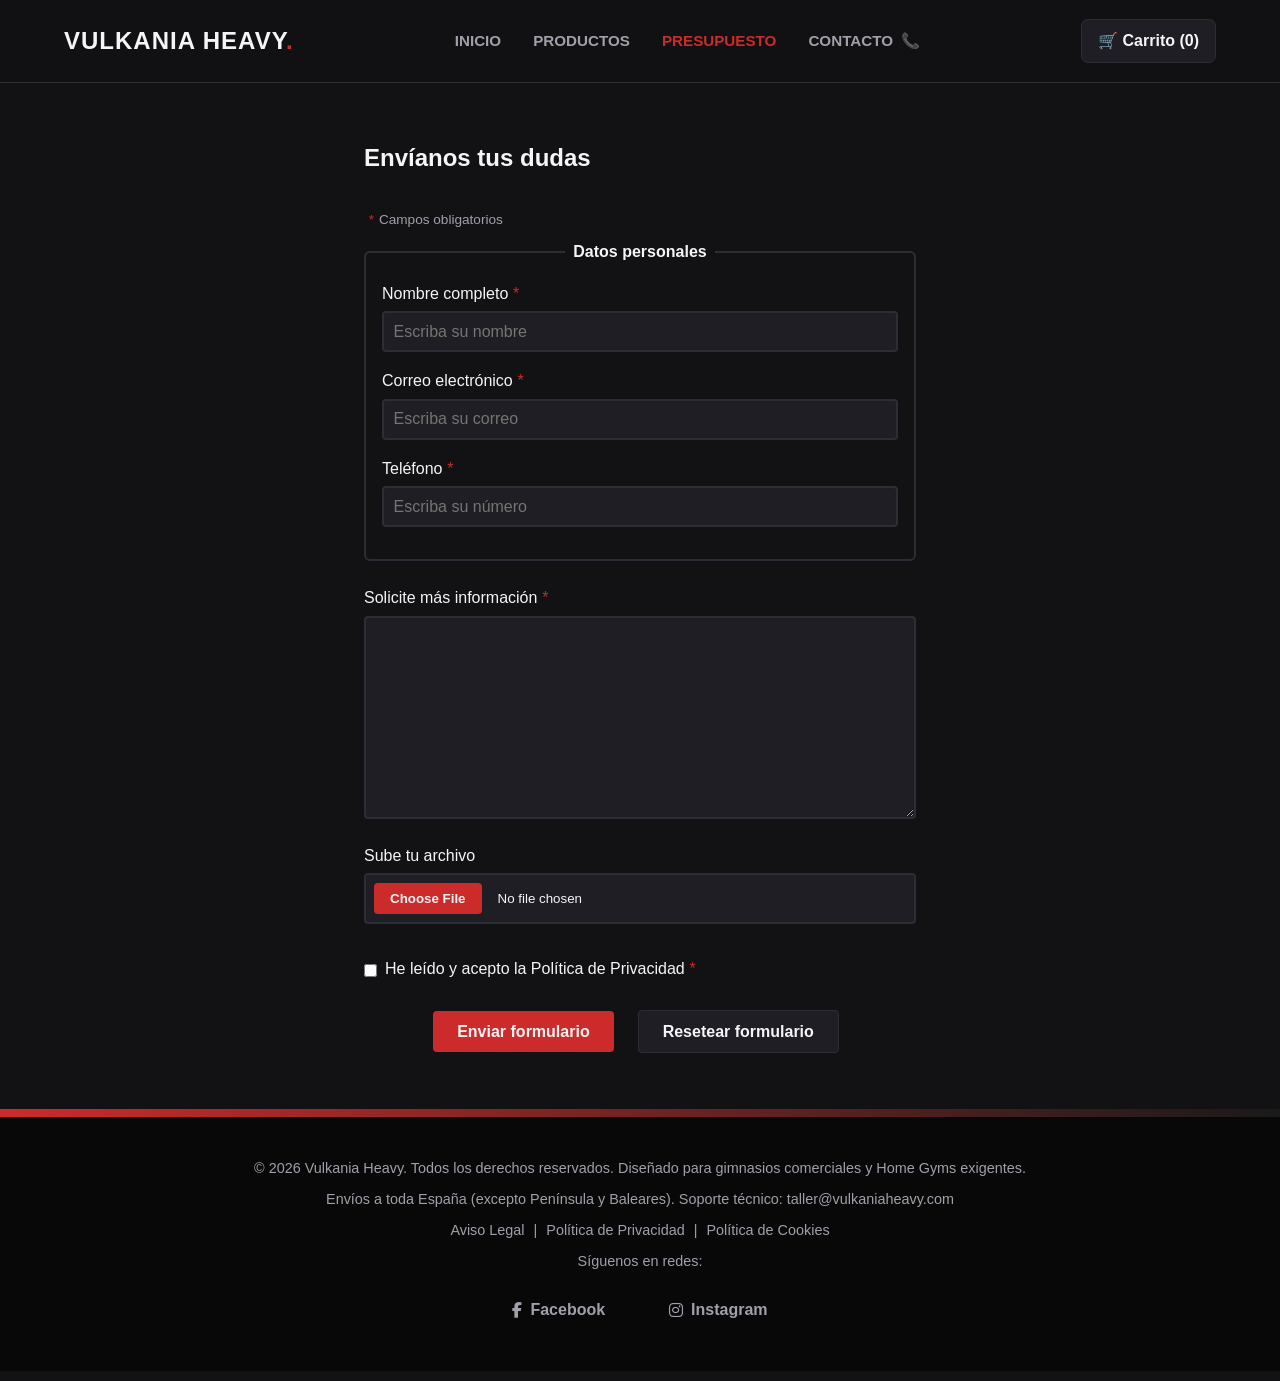
<file: VIEWS/presupuesto.html>
<!DOCTYPE html>
<html lang="es">
<head>
    <meta charset="UTF-8">
    <meta name="viewport" content="width=device-width, initial-scale=1.0">
    <meta name="description" content="Vulkania Heavy: Fabricación y distribución de equipamiento de entrenamiento profesional y Home Gyms exigentes en Canarias.">
    <meta name="author" content="Miguel Yoel Gonzalez Martin">
    <meta name="locality" content="Canarias, España">
    <meta name="category" content="Equipamiento deportivo">
    <meta name="keywords" content="Vulkania, entrenamiento, formulario, presupuesto, musculacion">
    <meta name="robots" content="index, follow">
    <title>Vulkania Heavy - Presupuesto</title>
    <link rel="stylesheet" href="../CSS/styles.css">
    <link rel="stylesheet" href="../CSS/presupuesto.css">
    <link rel="stylesheet" href="https://cdnjs.cloudflare.com/ajax/libs/font-awesome/6.5.1/css/all.min.css"> <!--Logos facebook e instagram-->
    <!--Logo Favicon-->
    <link rel="icon" type="image/png" href="../ASSETS/Favicon/favicon-96x96.png" sizes="96x96">
    <link rel="icon" type="image/svg+xml" href="../ASSETS/Favicon/favicon.svg">
    <link rel="shortcut icon" href="../ASSETS/Favicon/favicon.ico">
    <link rel="apple-touch-icon" sizes="180x180" href="../ASSETS/Favicon/apple-touch-icon.png">
    <meta name="apple-mobile-web-app-title" content="VulkaniaHeavy">
    <link rel="manifest" href="../ASSETS/Favicon/site.webmanifest">
</head>

<body>
    <header class="main-header">
        <nav class="navbar">
            <div class="logo">Vulkania Heavy</div>
            <ul class="nav-links">
                <li><a href="../index.html">Inicio</a></li>
                <li><a href="productos.html">Productos</a></li>
                <li><a href="presupuesto.html" class="active">Presupuesto</a></li>
                <li><a href="contacto.html">Contacto<span class="emoji-contacto">📞</span></a></li>
            </ul>
            <div class="cart-icon">
                <span>🛒 Carrito (0)</span>
            </div>
        </nav>
    </header>

    <main>
        <section class="formulario-presupuesto">
            <h1>Envíanos tus dudas</h1>
            <p class="nota-requerido"><span class="required">*</span>Campos obligatorios</p>
            <form name="Formulario" action="#" method="get">
                <fieldset>
                    <legend>Datos personales</legend>
                    <label for="nombre">Nombre completo<span class="required">*</span></label>
                    <input type="text" name="nombre" id="nombre" value="" placeholder="Escriba su nombre" pattern="[a-zA-ZáéíóúÁÉÍÓÚüÜäëïöÄËÏÖñÑ ]+" title="Por favor, introduce solo letras y espacios." required>  <!-- Permite cualquier letra mayúscula o minúscula del abecedario, todas las vocales con tilde y diéresis, espacios en blanco y además, como mínimo, debe escribir uno o más caracteres (+) -->
                    <label for="email">Correo electrónico<span class="required">*</span></label>
                    <input type="email" name="email" id="email" placeholder="Escriba su correo" pattern="[a-zA-Z0-9._%+\-]+@[a-zA-Z0-9.\-]+\.[a-zA-Z]{2,}" title="Introduce un correo electrónico válido (ej. dominio@tu-dominio.com)." required>  <!-- "[a-zA-Z0-9._%+\-]+" exige el nombre de usuario (letras, números y símbolos comunes "._%+-"). El "@" exige la arroba obligatoria. "[a-zA-Z0-9.\-]+" exige el servidor o dominio (ej. gmail). "\." obliga a poner un punto literal. "[a-zA-Z]{2,}" exige la extensión (ej. es, com) con mínimo 2 letras -->
                    <label for="telefono">Teléfono<span class="required">*</span></label>
                    <input type="tel" name="telefono" id="telefono" placeholder="Escriba su número" pattern="[0-9]{9}" title="Por favor, introduce un número de teléfono válido de 9 dígitos (ej. 612345678)" required>
                </fieldset>

                <label for="informacion">Solicite más información<span class="required">*</span></label>
                <textarea name="informacion" id="informacion" cols="40" rows="10" required></textarea>

                <label for="foto">Sube tu archivo</label>
                <input type="file" name="foto" id="foto" accept="image/*,.pdf">

                <div class="checkbox-privacidad">
                <input type="checkbox" name="politica-de-privacidad" value="si" id="politica-de-privacidad" required>
                <label for="politica-de-privacidad">He leído y acepto la Política de Privacidad<span class="required">*</span></label>
                </div>

                <div class="botones-formulario">
                    <button type="submit">Enviar formulario</button>
                    <button type="reset">Resetear formulario</button>
                </div>
            </form>
        </section>
    </main>
    
    <footer class="main-footer">
        <div class="footer-content">
            <p>&copy; 2026 Vulkania Heavy. Todos los derechos reservados. Diseñado para gimnasios comerciales y Home Gyms exigentes.</p>
            <p>Envíos a toda España (excepto Península y Baleares). Soporte técnico: taller@vulkaniaheavy.com</p>
            <p class="footer-legal-links">
                <a href="aviso-legal.html">Aviso Legal</a> | 
                <a href="privacidad.html">Política de Privacidad</a> | 
                <a href="cookies.html">Política de Cookies</a>
            </p>         
            <p>Síguenos en redes: </p>
        </div>
        <div class="footer-socials">
            <a href="https://www.facebook.com/" target="_blank" rel="noopener noreferrer" class="social-link">
                <i class="fab fa-facebook-f" aria-hidden="true"></i> <span>Facebook</span>
            </a>
            <a href="https://www.instagram.com/" target="_blank" rel="noopener noreferrer" class="social-link">
                <i class="fab fa-instagram" aria-hidden="true"></i> <span>Instagram</span>
            </a>
        </div>
    </footer>
</body>
</html>
</file>
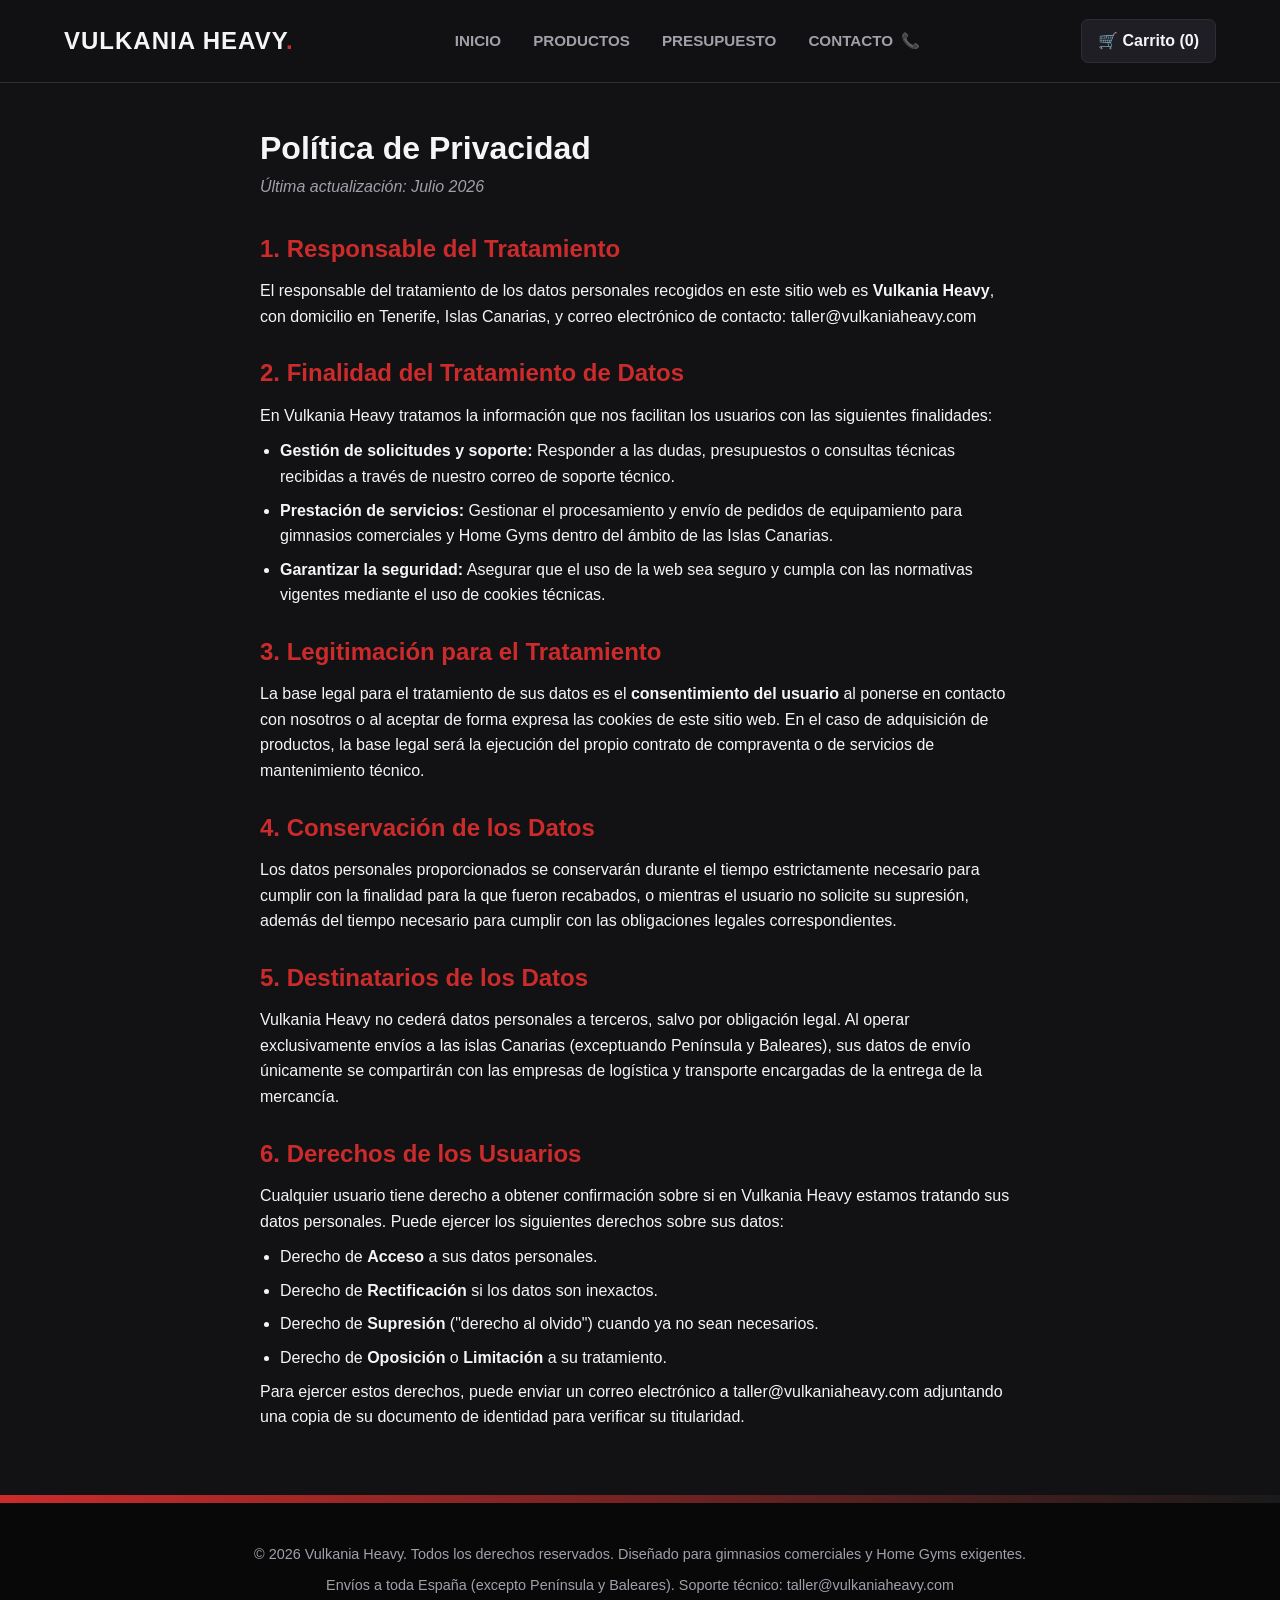
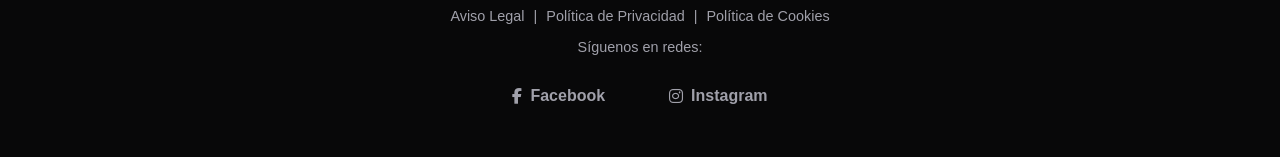
<file: VIEWS/privacidad.html>
<!DOCTYPE html>
<html lang="es">
<head>
    <meta charset="UTF-8">
    <meta name="viewport" content="width=device-width, initial-scale=1.0">
    <meta name="description" content="Vulkania Heavy: Fabricación y distribución de equipamiento de entrenamiento profesional y Home Gyms exigentes en Canarias.">
    <meta name="author" content="Miguel Yoel Gonzalez Martin">
    <meta name="locality" content="Canarias, España">
    <meta name="category" content="Politica de privacidad">
    <meta name="keywords" content="Vulkania, privacidad, datos, derechos">
    <meta name="robots" content="index, follow">  <!--Página principal indexada y comprobación de enlaces-->
    <title>Política de privacidad - Vulkania Heavy</title>
    <link rel="stylesheet" href="../CSS/styles.css"> 
    <!-- Enlace a FontAwesome para los iconos del footer -->
    <link rel="stylesheet" href="https://cdnjs.cloudflare.com/ajax/libs/font-awesome/6.5.1/css/all.min.css">
    <!--Logo Favicon-->
    <link rel="icon" type="image/png" href="../ASSETS/Favicon/favicon-96x96.png" sizes="96x96">
    <link rel="icon" type="image/svg+xml" href="../ASSETS/Favicon/favicon.svg">
    <link rel="shortcut icon" href="../ASSETS/Favicon/favicon.ico">
    <link rel="apple-touch-icon" sizes="180x180" href="../ASSETS/Favicon/apple-touch-icon.png">
    <meta name="apple-mobile-web-app-title" content="VulkaniaHeavy">
    <link rel="manifest" href="../ASSETS/Favicon/site.webmanifest">
</head>

<body>
    <header class="main-header">
        <nav class="navbar">
            <div class="logo">Vulkania Heavy</div>
            <ul class="nav-links">
                <li><a href="../index.html">Inicio</a></li>
                <li><a href="productos.html">Productos</a></li>
                <li><a href="presupuesto.html">Presupuesto</a></li>
                <li><a href="contacto.html">Contacto<span class="emoji-contacto">📞</span></a></li>
            </ul>
            <div class="cart-icon">
                <span>🛒 Carrito (0)</span>
            </div>
        </nav>
    </header>
    <!-- Contenido principal de la Política de Privacidad -->
    <main class="legal-container">
        <h1>Política de Privacidad</h1>
        <p class="legal-intro">Última actualización: Julio 2026</p>

        <section class="legal-section">
            <h2>1. Responsable del Tratamiento</h2>
            <p>El responsable del tratamiento de los datos personales recogidos en este sitio web es <strong>Vulkania Heavy</strong>, con domicilio en Tenerife, Islas Canarias, y correo electrónico de contacto: taller@vulkaniaheavy.com</p>
        </section>

        <section class="legal-section">
            <h2>2. Finalidad del Tratamiento de Datos</h2>
            <p>En Vulkania Heavy tratamos la información que nos facilitan los usuarios con las siguientes finalidades:</p>
            <ul>
                <li><strong>Gestión de solicitudes y soporte:</strong> Responder a las dudas, presupuestos o consultas técnicas recibidas a través de nuestro correo de soporte técnico.</li>
                <li><strong>Prestación de servicios:</strong> Gestionar el procesamiento y envío de pedidos de equipamiento para gimnasios comerciales y Home Gyms dentro del ámbito de las Islas Canarias.</li>
                <li><strong>Garantizar la seguridad:</strong> Asegurar que el uso de la web sea seguro y cumpla con las normativas vigentes mediante el uso de cookies técnicas.</li>
            </ul>
        </section>

        <section class="legal-section">
            <h2>3. Legitimación para el Tratamiento</h2>
            <p>La base legal para el tratamiento de sus datos es el <strong>consentimiento del usuario</strong> al ponerse en contacto con nosotros o al aceptar de forma expresa las cookies de este sitio web. En el caso de adquisición de productos, la base legal será la ejecución del propio contrato de compraventa o de servicios de mantenimiento técnico.</p>
        </section>

        <section class="legal-section">
            <h2>4. Conservación de los Datos</h2>
            <p>Los datos personales proporcionados se conservarán durante el tiempo estrictamente necesario para cumplir con la finalidad para la que fueron recabados, o mientras el usuario no solicite su supresión, además del tiempo necesario para cumplir con las obligaciones legales correspondientes.</p>
        </section>

        <section class="legal-section">
            <h2>5. Destinatarios de los Datos</h2>
            <p>Vulkania Heavy no cederá datos personales a terceros, salvo por obligación legal. Al operar exclusivamente envíos a las islas Canarias (exceptuando Península y Baleares), sus datos de envío únicamente se compartirán con las empresas de logística y transporte encargadas de la entrega de la mercancía.</p>
        </section>

        <section class="legal-section">
            <h2>6. Derechos de los Usuarios</h2>
            <p>Cualquier usuario tiene derecho a obtener confirmación sobre si en Vulkania Heavy estamos tratando sus datos personales. Puede ejercer los siguientes derechos sobre sus datos:</p>
            <ul>
                <li>Derecho de <strong>Acceso</strong> a sus datos personales.</li>
                <li>Derecho de <strong>Rectificación</strong> si los datos son inexactos.</li>
                <li>Derecho de <strong>Supresión</strong> ("derecho al olvido") cuando ya no sean necesarios.</li>
                <li>Derecho de <strong>Oposición</strong> o <strong>Limitación</strong> a su tratamiento.</li>
            </ul>
            <p>Para ejercer estos derechos, puede enviar un correo electrónico a taller@vulkaniaheavy.com adjuntando una copia de su documento de identidad para verificar su titularidad.</p>
        </section>
    </main>

    <footer class="main-footer">
        <div class="footer-content">
            <p>&copy; 2026 Vulkania Heavy. Todos los derechos reservados. Diseñado para gimnasios comerciales y Home Gyms exigentes.</p>
            <p>Envíos a toda España (excepto Península y Baleares). Soporte técnico: taller@vulkaniaheavy.com</p>
            <p class="footer-legal-links">
                <a href="aviso-legal.html">Aviso Legal</a> | 
                <a href="privacidad.html">Política de Privacidad</a> | 
                <a href="cookies.html">Política de Cookies</a>
            </p>
            <p>Síguenos en redes: </p>
        </div>
        <div class="footer-socials">
            <a href="https://www.facebook.com/" target="_blank" rel="noopener noreferrer" class="social-link">
                <i class="fab fa-facebook-f" aria-hidden="true"></i> <span>Facebook</span>
            </a>
            <a href="https://www.instagram.com/" target="_blank" rel="noopener noreferrer" class="social-link">
                <i class="fab fa-instagram" aria-hidden="true"></i> <span>Instagram</span>
            </a>
        </div>
    </footer>

</body>
</html>
</file>
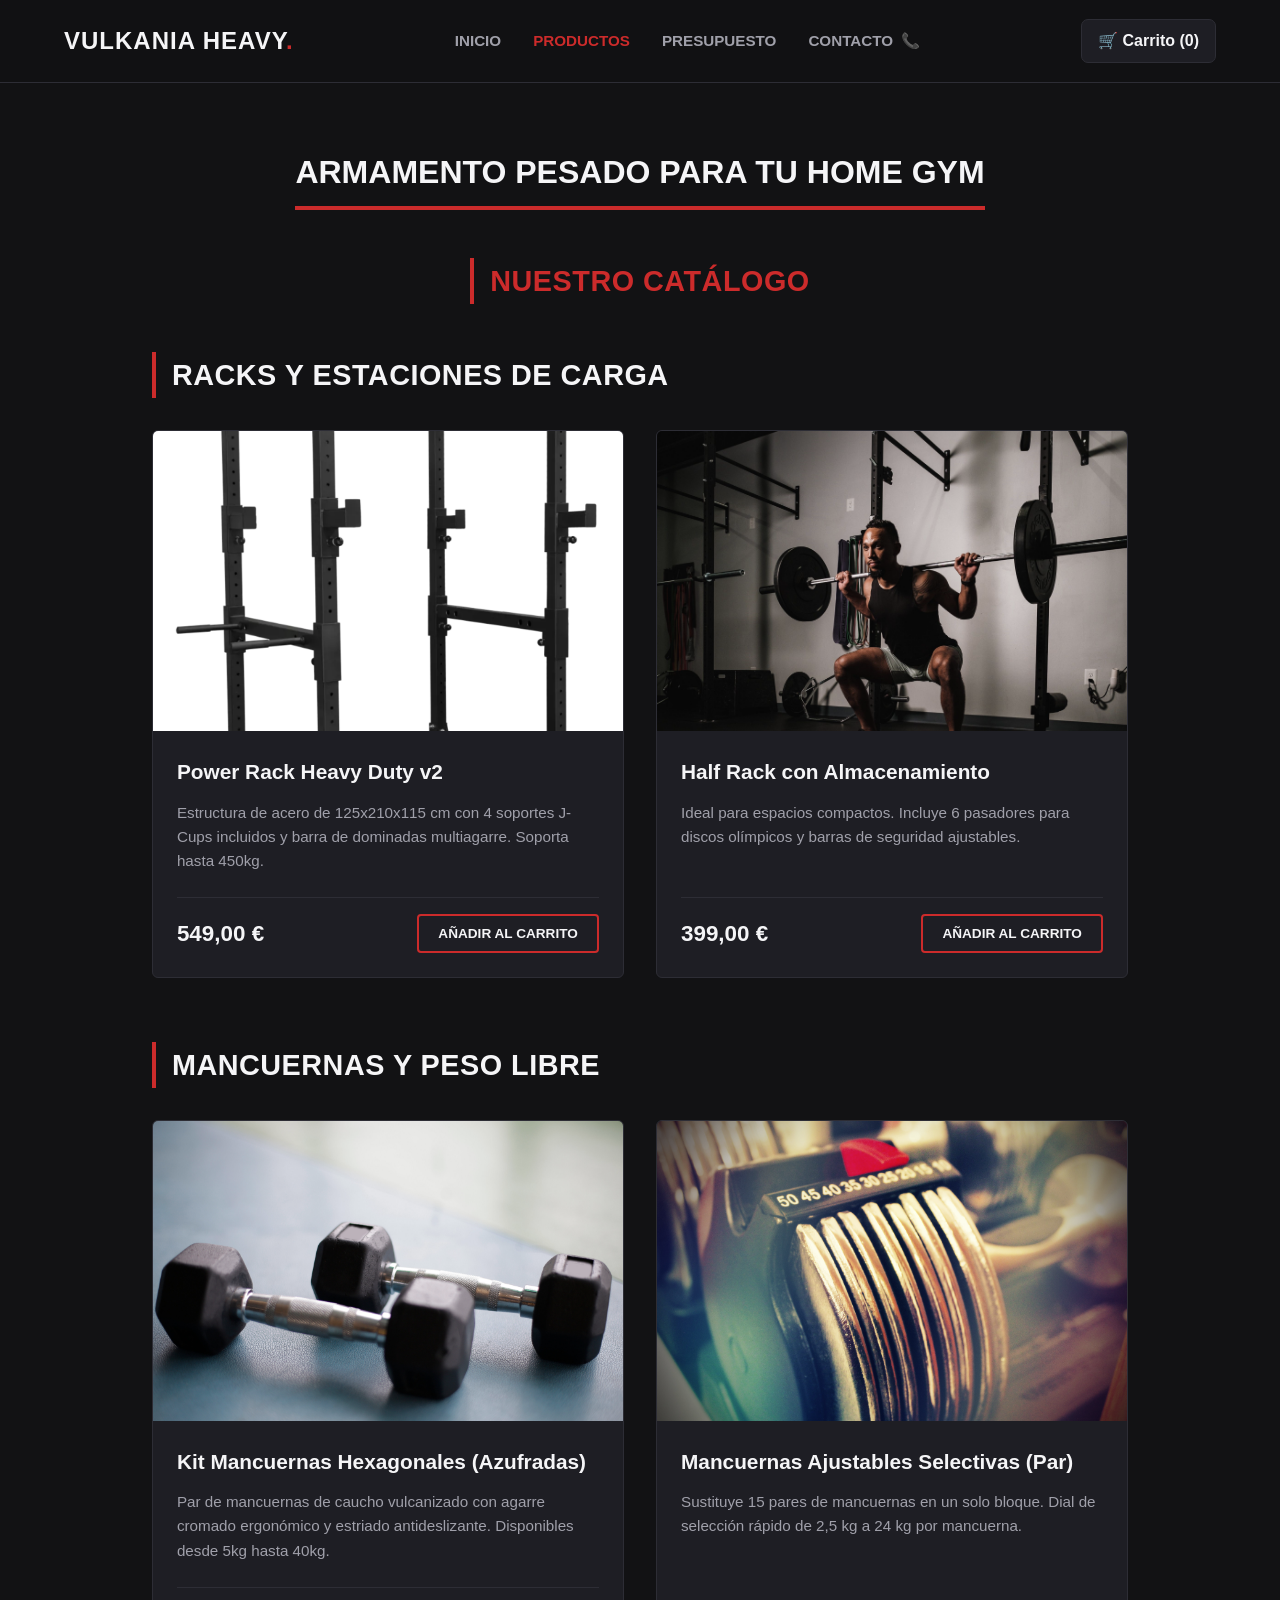
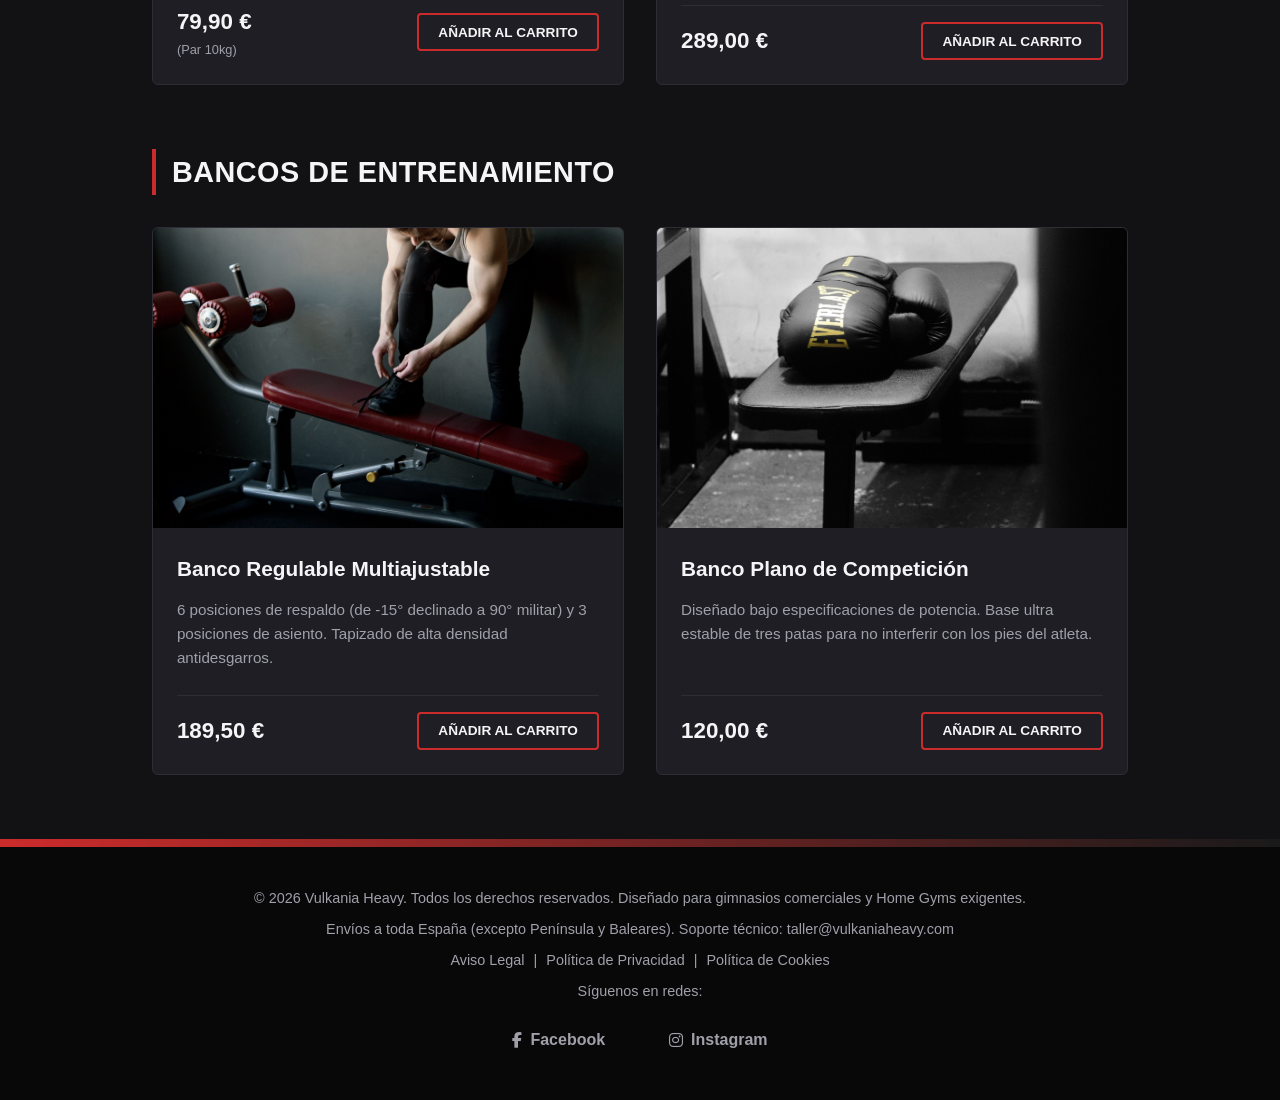
<file: VIEWS/productos.html>
<!DOCTYPE html>
<html lang="es">
<head>
    <meta charset="UTF-8">
    <meta name="viewport" content="width=device-width, initial-scale=1.0">
    <meta name="description" content="Vulkania Heavy: Fabricación y distribución de equipamiento de entrenamiento profesional y Home Gyms exigentes en Canarias.">
    <meta name="author" content="Miguel Yoel Gonzalez Martin">
    <meta name="locality" content="Canarias, España">
    <meta name="category" content="Equipamiento deportivo">
    <meta name="keywords" content="Vulkania, entrenamiento, tienda, productos, musculacion">
    <meta name="robots" content="index, follow">
    <title>Vulkania Heavy - Productos</title>
    <link rel="stylesheet" href="../CSS/styles.css">
    <link rel="stylesheet" href="https://cdnjs.cloudflare.com/ajax/libs/font-awesome/6.5.1/css/all.min.css"> <!--Logos facebook e instagram-->
    <!--Logo Favicon-->
    <link rel="icon" type="image/png" href="../ASSETS/Favicon/favicon-96x96.png" sizes="96x96">
    <link rel="icon" type="image/svg+xml" href="../ASSETS/Favicon/favicon.svg">
    <link rel="shortcut icon" href="../ASSETS/Favicon/favicon.ico">
    <link rel="apple-touch-icon" sizes="180x180" href="../ASSETS/Favicon/apple-touch-icon.png">
    <meta name="apple-mobile-web-app-title" content="VulkaniaHeavy">
    <link rel="manifest" href="../ASSETS/Favicon/site.webmanifest">
</head>
<body>
    <header class="main-header">
        <nav class="navbar">
            <div class="logo">Vulkania Heavy</div>
            <ul class="nav-links">
                <li><a href="../index.html">Inicio</a></li>
                <li><a href="productos.html" class="active">Productos</a></li>
                <li><a href="presupuesto.html">Presupuesto</a></li>
                <li><a href="contacto.html">Contacto<span class="emoji-contacto">📞</span></a></li>
            </ul>
            <div class="cart-icon">
                <span>🛒 Carrito (0)</span>
            </div>
        </nav>
    </header>
    <main id="catalogo" class="shop-container">
        <h1 class="main-title">Armamento pesado para tu home Gym</h1>
        <h2 class="section-title">Nuestro Catálogo</h2>
        <section id="racks" class="product-section">
            <h3 class="section-title">Racks y Estaciones de Carga</h3>
            <div class="product-grid">
                <div class="product-card">
                    <img src="../ASSETS/Images/power_rack_duty.png" alt="Power rack" class="product-img">
                    <div class="product-info">
                        <h4 class="product-title">Power Rack Heavy Duty v2</h4>
                        <p class="product-description">Estructura de acero de 125x210x115 cm con 4 soportes J-Cups incluidos y barra de dominadas multiagarre. Soporta hasta 450kg.</p>
                        <div class="product-meta">
                            <span class="product-price">549,00 €</span>
                            <button class="btn-buy">Añadir al carrito</button>
                        </div>
                    </div>
                </div>
 
                <div class="product-card">
                    <img src="../ASSETS/Images/half_rack.jpg" alt="Half Rack" class="product-img">
                    <div class="product-info">
                        <h4 class="product-title">Half Rack con Almacenamiento</h4>
                        <p class="product-description">Ideal para espacios compactos. Incluye 6 pasadores para discos olímpicos y barras de seguridad ajustables.</p>
                        <div class="product-meta">
                            <span class="product-price">399,00 €</span>
                            <button class="btn-buy">Añadir al carrito</button>
                        </div>
                    </div>
                </div>
            </div>
        </section>
 
        <section id="mancuernas" class="product-section">
            <h3 class="section-title">Mancuernas y Peso Libre</h3>
            <div class="product-grid">
                <div class="product-card">
                    <img src="../ASSETS/Images/par_mancuernas.jpg" alt="Mancuernas Hexagonales" class="product-img">
                    <div class="product-info">
                        <h4 class="product-title">Kit Mancuernas Hexagonales (Azufradas)</h4>
                        <p class="product-description">Par de mancuernas de caucho vulcanizado con agarre cromado ergonómico y estriado antideslizante. Disponibles desde 5kg hasta 40kg.</p>
                        <div class="product-meta">
                            <span class="product-price">79,90 € <small>(Par 10kg)</small></span>
                            <button class="btn-buy">Añadir al carrito</button>
                        </div>
                    </div>
                </div>
                <div class="product-card">
                    <img src="../ASSETS/Images/mancuernas_ajustables.jpg" alt="Mancuernas Ajustables" class="product-img">
                    <div class="product-info">
                        <h4 class="product-title">Mancuernas Ajustables Selectivas (Par)</h4>
                        <p class="product-description">Sustituye 15 pares de mancuernas en un solo bloque. Dial de selección rápido de 2,5 kg a 24 kg por mancuerna.</p>
                        <div class="product-meta">
                            <span class="product-price">289,00 €</span>
                            <button class="btn-buy">Añadir al carrito</button>
                        </div>
                    </div>
                </div>
            </div>
        </section>
 
        <section id="bancos" class="product-section">
            <h3 class="section-title">Bancos de Entrenamiento</h3>
            <div class="product-grid">
                <div class="product-card">
                    <img src="../ASSETS/Images/banco_ajustable.jpg" alt="Banco Ajustable" class="product-img">
                    <div class="product-info">
                        <h4 class="product-title">Banco Regulable Multiajustable</h4>
                        <p class="product-description">6 posiciones de respaldo (de -15° declinado a 90° militar) y 3 posiciones de asiento. Tapizado de alta densidad antidesgarros.</p>
                        <div class="product-meta">
                            <span class="product-price">189,50 €</span>
                            <button class="btn-buy">Añadir al carrito</button>
                        </div>
                    </div>
                </div>
                <div class="product-card">
                    <img src="../ASSETS/Images/banco_plano.jpg" alt="Banco Plano" class="product-img">
                    <div class="product-info">
                        <h4 class="product-title">Banco Plano de Competición</h4>
                        <p class="product-description">Diseñado bajo especificaciones de potencia. Base ultra estable de tres patas para no interferir con los pies del atleta.</p>
                        <div class="product-meta">
                            <span class="product-price">120,00 €</span>
                            <button class="btn-buy">Añadir al carrito</button>
                        </div>
                    </div>
                </div>
            </div>
        </section>
    </main>
 
    <footer class="main-footer">
        <div class="footer-content">
            <p>&copy; 2026 Vulkania Heavy. Todos los derechos reservados. Diseñado para gimnasios comerciales y Home Gyms exigentes.</p>
            <p>Envíos a toda España (excepto Península y Baleares). Soporte técnico: taller@vulkaniaheavy.com</p>
            <p class="footer-legal-links">
                <a href="aviso-legal.html">Aviso Legal</a> | 
                <a href="privacidad.html">Política de Privacidad</a> | 
                <a href="cookies.html">Política de Cookies</a>
            </p>         
            <p>Síguenos en redes: </p>
        </div>
        <div class="footer-socials">
            <a href="https://www.facebook.com/" target="_blank" rel="noopener noreferrer" class="social-link">
                <i class="fab fa-facebook-f" aria-hidden="true"></i> <span>Facebook</span>
            </a>
            <a href="https://www.instagram.com/" target="_blank" rel="noopener noreferrer" class="social-link">
                <i class="fab fa-instagram" aria-hidden="true"></i> <span>Instagram</span>
            </a>
        </div>
    </footer>
</body>
</html>
</file>
<file: CSS/styles.css>
/* RESETEO DE ESTILOS POR DEFECTO Y CONFIGURACION DE LAS VARIABLES GLOBALES */

*, *::before, *::after {
    margin: 0;
    padding: 0;
    box-sizing: border-box;  /* Reseteo del valor por defecto "content-box" */
}

:root {
    --bg-color: #121214;         /* Fondo oscuro */
    --bg-color-rgb: 18, 18, 20;  /* Mismo fondo oscuro en rgb para poder aplicar transparencia en main-header */
    --surface-color: #1e1e24;    /* Fondo de las tarjetas de producto */
    --text-main: #f5f5f7;        /* Texto claro principal */
    --text-muted: #a0a0aa;       /* Texto secundario y descripciones */
    --accent: #cc2b2b;           /* Rojo deportivo y Botones primarios */
    --accent-hover: #9d1f1f;     /* Rojo al pasar el ratón */
    --border-color: #2d2d35;     /* Bordes sutiles */
    --surface-alt: #31313e;      /* Fondo para el apartado ¿por qué elegirnos? y reseñas */
    --bg-footer: #080809;        /* Fondo para el footer */
}

html {
    scroll-behavior: smooth;  /* Movimiento fluido al hacer clic en links */
}

body {
    background-color: var(--bg-color);
    color: var(--text-main);
    font-family: -apple-system, BlinkMacSystemFont, 'Segoe UI', Arial, Roboto, Helvetica, sans-serif;
    line-height: 1.6;
    min-height: 100vh;  /* Como mínimo, mide el 100% de la altura visible de la pantalla */
    display: flex;  /* Convierte el body en un contenedor flexible (flexbox) para controlar cómo se distribuyen sus hijos directos */
    flex-direction: column;  /* Los hijos del body (header, contenido y footer) se organizan uno debajo del otro */
    overflow-x: hidden;  /* Oculta cualquier contenido que se desborde horizontalmente, evitando la barra lateral no deseada */
}

/* ESTILOS DE NAVEGACION Y HEADER */

.main-header {
    background-color: rgba(var(--bg-color-rgb), 0.95);  /* 95 % de opacidad */
    border-bottom: 1px solid var(--border-color);
    position: sticky;  /* Fija el encabezado al hacer scroll */
    top: 0;  /* El encabezado queda fijado en la parte superior de la página */
    z-index: 1000; /* Asegura que el navegador quede superpuesto a cualquier otro contenido de la página */
    backdrop-filter: blur(10px);  /* Crea un efecto de "vidrio esmerilado" de 10px al contenido detrás del header */
}

.navbar {
    max-width: 1200px;
    margin: 0 auto;  /* Margen vertical "0" y horizontal en "auto" para centrar horizontalmente dentro del contenedor */
    padding: 1.2rem 1.5rem;  /* Añade relleno interno de 1.2rem arriba y abajo y 1.5rem a los lados */
    display: flex;  /* Convierte la "navbar" en un flexbox para poder alinear el logo y los enlaces en fila */
    justify-content: space-between;  /* Distribuye los hijos directos (logo y el resto) dejando el espacio máximo posible entre ellos */
    align-items: center;  /* Centra verticalmente los hijos dentro de la fila */
}

.logo {
    font-size: 1.5rem;
    font-weight: 800;
    text-transform: uppercase;
    letter-spacing: 1px;
    color: var(--text-main);
}

.logo::after {  
    content: ".";  /* Estilo virtual para el "." después del nombre de la empresa */
    color: var(--accent);
}

.nav-links {
    display: flex;
    list-style: none;
    gap: 2rem; /* Crea un espacio de 2rem entre cada elemento de la fila sin añadir espacio extra en los bordes exteriores */
}

.emoji-contacto {  
    margin-left: 8px;  /* Añade un poco de margen a la izquierda del emoji para separarlo del texto */
}

.nav-links a {
    color: var(--text-muted);
    text-decoration: none;
    font-size: 0.95rem;
    font-weight: 600;  /* Aplica un grosor semi-negrita */
    text-transform: uppercase;  /* Pone el texto en mayúsculas */
    transition: color 0.2s ease;  /* Crea una transición suave (ease) de 0.2s del color al pasar el ratón por encima */ 
    line-height: 1.2;
}

.nav-links a.active {
    color: var(--accent);
    font-weight: bold;
    font-size: 0.95rem;
}

.nav-links a:hover { 
    color: var(--accent);
}

.cart-icon {
    font-weight: 600;
    background-color: var(--surface-color);
    padding: 0.5rem 1rem;  /* Añade relleno 0.5rem arriba y abajo y 1rem a los lados para darle aspecto de botón */
    border-radius: 7px;  /* Añade un borde suave */
    border: 1px solid var(--border-color);
    cursor: pointer;  /* Indica interactividad del producto */
}

/* BANNER PRINCIPAL (HERO) */

.hero-banner {
    background: linear-gradient(rgba(18, 18, 20, 0.8), rgba(18, 18, 20, 0.9)),  /* Define dos capas de fondo superpuestas, primero de un negro con 80% de opacidad a un negro con 90% de opacidad */
                url('https://images.unsplash.com/photo-1517963879433-6ad2b056d712?q=80&w=1920') no-repeat center center/cover;  /* Imagen centrada horizontal y verticalmente y recortada para cubrir todo el contenedor sin deformarse */
    height: 50vh;  /* Fija la altura del banner en el 50% de la altura visible de la ventana */
    display: flex;
    align-items: center;  /* Centra verticalmente el banner */
    justify-content: center;  /* Centra horizontalmente el banner */
    text-align: center;
    padding: 0 1.5rem;  /* Sin margen arriba ni abajo, y 1.5rem de margen izquierdo y derecho, así el texto no toca los bordes en pantallas extrechas */
}

.hero-content {
    max-width: 700px;  /* Limita el ancho máximo del bloque de texto a 700px, evitando que las líneas de texto sean demasiado largas y difíciles de leer */
}

.hero-content h1 {
    font-size: 2.5rem;
    font-weight: 800;
    letter-spacing: -0.5px;
    margin-bottom: 1rem;
    text-transform: uppercase;
}

.hero-content p {
    font-size: 1.1rem;
    color: var(--text-muted);
    margin-bottom: 2rem;
}

.btn-primary {
    display: inline-block;  /* Cambia el tipo de caja del elemento a "en línea" pero con dimensiones propias, lo que permite aplicar padding y margin verticales */
    background-color: var(--accent);
    color: var(--text-main);
    text-decoration: none;
    padding: 0.8rem 2rem;
    border-radius: 4px;
    font-weight: 700;
    text-transform: uppercase;
    transition: background-color 0.2s ease;  /* Anima cualquier cambio en el fondo durante 0.2s , para que el cambio de color en hover sea suave */
}

.btn-primary:hover {
    background-color: var(--accent-hover);
}

/* CONTENEDOR DE LA TIENDA Y SECCIONES */

.main-title {    /* Cabecera de la página de productos.html */
    font-size: 2rem;
    font-weight: 800;
    text-transform: uppercase;
    text-align: center;
    margin: 0 auto 3rem auto;  /* auto de izquierda y derecha centra el h1 en la pantalla */
    padding-bottom: 0.5rem;  /* Añade un espacio para que el texto no quede pegado a la línea debajo */
    width: fit-content;  /* La caja del título no ocupa todo el ancho de la pantalla (que es lo que hace por defecto un <h1>), sino que se encoje para abarcar únicamente lo que mide el texto, de manera que el margen "auto" puede centrar el título */
    border-bottom: 4px solid var(--accent);  /* Añade una línea continua a modo de subrayado del título */
}

.shop-container {
    max-width: 1200px;  /* Ancho máximo */
    margin: 4rem auto 0;  /* Margen arriba de 4rem , auto a los lados y 0 abajo */
    padding: 0 1.5rem;
}

.shop-container h2 {
  margin: 0 auto 3rem auto;
  color: var(--accent);
  width: fit-content;
}

.product-section {
    margin-bottom: 4rem;
}

.section-title {
    font-size: 1.8rem;
    font-weight: 700;
    text-transform: uppercase;
    margin-bottom: 2rem;
    border-left: 4px solid var(--accent);
    padding-left: 1rem;
    letter-spacing: 0.5px;
}

/* GRID Y TARJETAS DE PRODUCTO */

.product-grid {
    display: grid;  /* Convierte el contenedor en una "rejilla" CSS, permitiendo definir columnas y filas */
    grid-template-columns: repeat(auto-fit, minmax(320px, 1fr));  /* Define las columnas: "repeat(auto-fit, ..)" crea tantas columnas como quepan en el ancho disponible y "minmax(320px, 1fr)" define el ancho mínimo de cada columna (320px) y máximo una fracción igual (1fr) del espacio restante. El resultado es una rejilla responsive que ajusta automáticmente el número de columnas según el ancho de pantalla del usuario */
    gap: 2rem;  /* Define un espacio de 2rem entre filas y columnas */
}

.product-card {
    background-color: var(--surface-color);
    border: 1px solid var(--border-color);
    border-radius: 6px;
    overflow: hidden;  /* Oculta cualquier contenido que se salga de los límites de la tarjeta, hace que la imagen interior respete las esquinas redondeadas en vez de sobresalir en forma de rectángulo */
    display: flex;
    flex-direction: column;  /* Coloca la imagen encima y el texto descriptivo debajo */
    transition: transform 0.3s ease, border-color 0.3s ease;
}

.product-card:hover {
    transform: translateY(-4px);  /* Desplaza la tarjeta 4px hacia arriba cuando se pasa el ratón por encima */
    border-color: var(--text-muted);
}

.product-img {
    width: 100%;
    height: 300px;
    object-fit: cover;  /* Recorta la imagen para llenar completamente los 300px sin deformarse */
    filter: grayscale(20%);  /* Aplica un filtro de escala de grises al 20%, dando a la imagen un aspecto desaturado por defecto */
    transition: filter 0.3s ease;
}

.product-card:hover .product-img {
    filter: grayscale(0%);  /* Elimina la escala de grises, devolviendo el color original a la foto cuando se pasa el ratón por encima */
}

.product-info {
    padding: 1.5rem;
    display: flex;
    flex-direction: column;  /* Apila verticalmente sus elementos hijos */
    flex-grow: 1;  /* Hace que el contenedor crezca para ocupar todo el espacio vertical restante dentro de la tarjeta, ayudando a que todas las tarjetas del grid tengan la misma altura visual */
}

.product-title {
    font-size: 1.3rem;
    font-weight: 700;
    margin-bottom: 0.75rem;
}

.product-description {
    color: var(--text-muted);
    font-size: 0.95rem;
    margin-bottom: 1.5rem;
    flex-grow: 1;  /* Empuja el bloque de precio/botón (product-meta) hacia el final de la tarjeta */
}

.product-meta {
    display: flex;
    justify-content: space-between;  /* Separa el precio (a la izquierda) del botón (a la derecha) con el máximo espacio entre ambos */
    align-items: center;
    margin-top: auto;
    padding-top: 1rem;  /* Añade relleno superior de 1rem para separar esta fila de la descripción */
    border-top: 1px solid var(--border-color);
}

.product-price {
    font-size: 1.4rem;
    font-weight: 800;
    color: var(--text-main);
}

.product-price small {
    font-size: 0.8rem;
    color: var(--text-muted);
    display: block;  /* Cambia el "small" (que por defecto es inline) a "block", forzándolo a ocupar su propia línea debajo del precio */
    font-weight: 400;
}

.btn-buy {
    background-color: transparent;  /* Fondo transparente para ver la tarjeta detrás */
    color: var(--text-main);
    border: 2px solid var(--accent);
    padding: 0.6rem 1.2rem;
    font-weight: 700;
    border-radius: 4px;
    cursor: pointer;
    text-transform: uppercase;
    font-size: 0.85rem;
    transition: background-color 0.2s ease;  /* Anima los cambios en el fondo durante 0.2s para que el efecto "hover" sea mas suave */
}

.btn-buy:hover {
    background-color: var(--accent);
}

.ver-mas {
    text-align: center;
}

/* POR QUÉ ELEGIRNOS */

.why-us-section {
    margin-top: 5rem;
    background-color: var(--surface-alt);
    padding: 2rem 0;
}

.titulo-centrado {
    display: table; /* Se comporta como una tabla de una sola celda y se ajusta al ancho de su contenido */
    margin-left: auto;  /* Centra por el lado izquierdo */
    margin-right: auto;  /* Centra por el lado derecho */
}

.section-inner {
    max-width: 1200px;
    margin: 0 auto;
    padding: 0 1.5rem;
}
 
.why-us-grid {
    display: grid;
    grid-template-columns: repeat(auto-fit, minmax(220px, 1fr));  /* Repite las columnas automáticamente según quepan, aufo-fit ajusta las columnas al ancho de la pantalla y minmax ajusta el mínimo de cada columna a 220px y si sobra espacio en la pantalla permite que crezcan de forma flexible (1fr) para rellenar todo el hueco */
    gap: 1.5rem;
}
 
.why-us-card {
    background-color: var(--surface-color);
    border: 1px solid var(--border-color);
    border-radius: 6px;
    padding: 2rem 1.5rem;
    text-align: center;
    transition: transform 0.3s ease, border-color 0.3s ease;
}
 
.why-us-card:hover {
    transform: translateY(-4px);  /* Al pasar el ratón por encima de una tarjeta sube 4px para destacarla */
    border-color: var(--accent);
}
 
.why-us-icon {
    font-size: 2.5rem;
    display: block;
    margin-bottom: 1rem;
}
 
.why-us-card h3 {
    font-size: 1.1rem;
    font-weight: 700;
    margin-bottom: 0.75rem;
    color: var(--text-main);
}
 
.why-us-card p {
    font-size: 0.9rem;
    color: var(--text-muted);
    line-height: 1.5;
}
 
/* RESEÑAS DE CLIENTES */

.reviews-section {
    background-color: var(--surface-alt);
    padding: 4rem 0;
}

   .reviews-grid {
    display: grid;
    grid-template-columns: repeat(auto-fit, minmax(260px, 1fr));
    gap: 1.5rem;
}
 
.review-card {
    background-color: var(--surface-color);
    border: 1px solid var(--border-color);
    border-radius: 6px;
    padding: 1.75rem;
}
 
.review-stars {
    color: var(--accent);
    font-size: 1.1rem;
    margin-bottom: 0.75rem;
    letter-spacing: 2px;
}
 
.review-text {
    color: var(--text-main);
    font-size: 0.95rem;
    line-height: 1.6;
    margin-bottom: 1rem;
    font-style: italic;
}
 
.review-author {
    color: var(--text-muted);
    font-size: 0.85rem;
    font-weight: 600;
}

/* PIE DE PÁGINA (FOOTER) */

.main-footer {
    background-image: linear-gradient(to right, var(--accent), #1a1a1a);  /* Crea una línea degradada moderna para separar el footer del body */
    background-color: var(--bg-footer);
    background-size: 100% 8px;  /* Hace que el ancho total del degradado ocupe el 100% y solo 8px de alto */
    background-position: top;  /* Pega el degradado arriba del footer */
    background-repeat: no-repeat;  /* Hace que el degradado no se repita hacia abajo */
    padding: 3rem 1.5rem;
    text-align: center;
    margin-top: auto;  /* Como el body es un "flexbox", este margen empuja el footer hasta el final de la pantalla si el contenido de la página es más corto que la ventana */
}

.footer-content {
    max-width: 1200px;
    margin: 0 auto;
}

.footer-content p {
    color: var(--text-muted);
    font-size: 0.9rem;
    margin-bottom: 0.5rem;
}

/* ESTILOS PARA REDES SOCIALES EN EL FOOTER */

.footer-socials {
    margin-top: 1.5rem; /* Separa las redes del texto anterior */
    display: flex;
    justify-content: center;  /* Centra horizontalmente el contenido dentro de la fila */
    gap: 4rem; /* Crea espacio entre Facebook e Instagram */
}

.social-link {
    color: var(--text-muted);
    text-decoration: none;  /* Quita el subrayado por defecto */
    font-size: 1rem;
    font-weight: 600;
    transition: color 0.2s ease, transform 0.2s ease;
    display: inline-flex;  /* Convierte el enlace en un contenedor flex "en línea", permitiendo alinear el emoji y el texto en la misma fila usando "gap", sin que el enlace se comporte como un bloque completo  */
    align-items: center;  /* Centra verticalmente el emoji y el texto entre sí */
    gap: 0.5rem;  /* Da espacio entre el emoji y el texto */
}

.social-link:hover {
    color: var(--accent);
    transform: translateY(-2px);  /* Al pasar el ratón por encima, cambian de color y se elevan sutilmente 2px */
}

.footer-legal-links a {
    color: var(--text-muted);
    text-decoration: none;
    margin: 0 5px;
    transition: color 0.3s;
}

.footer-legal-links a:hover {
    color: var(--text-main);
}

/*ESTILOS DE LA PAGINA DE COOKIES, AVISO LEGAL Y POLITICA DE PRIVACIDAD*/

.legal-container {
    max-width: 800px;
    margin: 40px auto;
    padding: 0 20px;  /* Añade relleno horizontal de 20px, sin relleno vertical */
    line-height: 1.6;  /* Fija una altura de línea de 1.6 para facilitar la lectura de textos largos */
    color: var(--text-main);
}

.legal-intro {
    font-style: italic;
    color: var(--text-muted);
    margin-bottom: 30px;
}

.legal-section {
    margin-bottom: 25px;
}

.legal-section h2 {
    color: var(--accent);
    margin-bottom: 10px;
}

.legal-section h3 {
    margin-top: 15px;
    color: var(--text-main);
}

.legal-section ul {
    padding-left: 20px;
    margin-top: 10px;
}

.legal-section li {
    margin-bottom: 8px;
}

.legal-section a[href^="mailto:"] {    /* Estilo para los enlaces (<a>) dentro de la clase ".legal-section" cuyo atributo "href" empiece (^=) por el texto "mailto:". Es un selector de atributo para evitar usar una clase adicional en el HTML */
    color: var(--text-muted);
    text-decoration: none;
    transition: color 0.2s ease;
}

.legal-section a[href^="mailto:"]:hover{
    color: var(--accent-hover);
    text-decoration: underline;
}

/* RESPONSIVE MEDIA QUERIES */

@media (max-width: 768px) {
    .navbar {
        flex-direction: column;  /* Dentro de esta condición, la "navbar" cambia la dirección de fila a columna (logo arriba y links debajo) */
        align-items: center;  /* Centra todo en el medio de la pantalla */
        padding: 1rem 0.75rem;  /* Evita físicamente que el texto choque contra los bordes de la pantalla o de la propia barra */
        gap: 0.75rem;
    }
    
    .nav-links {
        flex-wrap: wrap;  /* Si los enlaces no caben en pantallas pequeñas (como los iPhone 13 mini con un tamaño de 375px), bajarán de línea limpiamente en lugar de desbordarse o apretarse */
        justify-content: center;
        gap: 0.5rem 0.75rem;  /* Espaciado horizontal y vertical controlado entre los links de navegación */
        width: 100%;  /* Hace que los enlaces ocupen todo el ancho disponible de la pantalla */
    }

    .nav-links a {
        font-size: 0.9rem;  /* Ajuste fino para pantallas estrechas */
        white-space: nowrap;  /* Evita que una palabra individual se parta en dos */
    }

    .hero-content h1 {
        font-size: 1.75rem;  /* Ajusta un poco más para evitar colisiones con el header */
        margin-top: 1rem;  /* Separa el título principal de la "navbar" cuando se vuelve vertical */
    }
    
    .product-grid {
        grid-template-columns: 1fr;  /* Fuerza a que la rejilla de productos tenga una sola columna (1fr) en móviles, en vez de dejar que "auto-fit" decida cuántas columnas caben */
    }
}
</file>
<file: CSS/contacto.css>
.contacto-seccion {
    padding: 4rem 2rem;
}

/* ESTILO PARA EL BLOQUE QUE CONTIENE EL MAPA Y LA INFO */

.contacto-contenedor {
    max-width: 1100px;  /* Limita el máximo del contenedor a 1100px para que no se estire demasiado en pantallas anchas */
    margin: 0 auto;  /* Centra el contenedor */
    display: flex;
    gap: 2rem;  /* Da un pequeño espacio de separación entre el mapa y los datos */
    align-items: flex-start;  /* ALinea el mapa y la información por su borde superior en vez de estirarlos o centrarlos, así ambos empiezan a la misma altura */
}

/* ESTILO PARA EL MAPA */

.contacto-mapa {
    flex: 1;  /* Ocupa el 50% del espacio disponible */
}

.img-mapa {
    width: 100%;
    height: auto;  /* Deja que la altura se ajuste automáticamente en proporción al ancho para evitar que se deforme la iamgen */
    border-radius: 12px; /* Redondea los bordes del mapa */
}

/* ESTILO PARA LA INFORMACION DE CONTACTO */

.contacto-info {
    flex: 1; /* Ocupa el otro 50% del espacio disponible */
}

.contacto-info h2 {
    font-size: 1.1rem;
    margin: 0 0 0.2rem 0;  /* Elimina margen arriba, derecha e izquierda y deja un margen de 0.2rem abajo */
}

.subtitulo {
    color: var(--text-muted);
    margin-bottom: 2rem;
    line-height: 1.6;
}

/* Estilo para cada fila de datos (Dirección, Teléfono, etc.) */

.dato-item {
    display: flex;
    align-items: flex-start;
    gap: 1rem; /* Separa el emoji del texto */
    margin-bottom: 1rem;  /* Margen por debajo */
}

/* Estilo para la caja del emoji */

.contacto-info .emoji {
    font-size: 1.7rem;  /* Hace el emoji un poco más grande */
    display: inline-flex;  /* Convierte el elemento en un contenedor flex "en línea", permitiendo centrar el emoji dentro de su propia caja sin que se comporte como un bloque completo */
    justify-content: center;  /* Centra horitzontalmente el emoji */
    width: 30px;  /* Fija un mismo ancho a todos los emojis */
    flex-shrink: 0;  /* Evita que se aplaste en pantallas pequeñas */
}

.texto p, .texto a {
    color: var(--text-muted);
    text-decoration: none;
    line-height: 1.5;
    transition: color 0.2s ease;
}

/* Estilo al pasar el ratón por encima del correo o teléfono */

.texto a:hover {
    color: var(--accent-hover);
    text-decoration: underline;  /* Añade un sobrayado */ 
}

/* Visualización en dispositivos móviles */

@media (max-width: 768px) {
    .contacto-contenedor {   
        flex-direction: column;  /* En pantallas de 768px o menor, el mapa y la información se apilan uno debajo del otro */
    }
}
</file>
<file: CSS/presupuesto.css>
.formulario-presupuesto {
  max-width: 600px;  /* Limita el ancho máximo a 600px, evitando que se estire demasiado en pantallas anchas */
  margin: 2rem auto;  /* Define un margen superior e inferior de 2rem y auto a ambos lados para centrar el formulario dentro de su contenedor */
  padding: 1.5rem;  /* Espacio interno de 1.5rem por todos los lados para separar el contenido del formulario de su propio borde */
}

fieldset {
  border: 2px solid var(--border-color);
  border-radius: 6px;
  padding: 1rem;
  margin-bottom: 1.5rem;
}
 
legend {
  font-weight: bold;
  padding: 0 0.5rem;
  text-align: center;
}
 
label {
  display: block;  /* Obliga a "label" a ocupar su propia línea completa, por lo que el campo de entrada queda debajo en vez de al lado */
  margin-bottom: 0.3rem;
  font-weight: 500;
}
 
input[type="text"],
input[type="email"],
input[type="tel"],
textarea {
  width: 100%;  /* Hace que cada campo ocupe el 100% del ancho de su contenedor */
  padding: 0.6rem;
  margin-bottom: 1rem;
  border: 2px solid var(--border-color);
  border-radius: 4px;
  font-size: 1rem;
  box-sizing: border-box;  /* Hace que el "padding" y el "border" se incluyan dentro del "width= 100%" por lo que el campo no desborda del contenedor */
  background-color: var(--surface-color);
  color: var(--text-main);
}

input[type="text"]:focus,
input[type="email"]:focus,
input[type="tel"]:focus,
textarea:focus {
  outline: none;  /* Elimina el contorno azul que los navegadores dibujan por defecto alrededor de un campo con "focus" */
  border-color: var(--accent);
}
 
textarea {
  resize: vertical; /* El usuario solo podrá alargar la caja verticalmente y no rompe el diseño de ancho fijo definido anteriormente */
}
 
.checkbox-privacidad {
  display: flex;  /* Convierte el contenedor en un "flexbox", para alinear el checkbox y su texto en la misma fila */
  align-items: flex-start;  /* Alinea el checkbox y el texto por su borde superior, en vez de centrarlos verticalmente */
  gap: 0.5rem;  /* Crea un pequeño espacio entre el checkbox y el texto */
  margin: 1rem 0 1.5rem 0;
}
 
.checkbox-privacidad input {
  margin-top: 0.5rem;  /* Añade un pequeño margen superior para ajustarlo verticalmente al texto */
}
 
button {
  padding: 0.7rem 1.5rem;
  border: none;  /* Elimina el borde por defecto que integran los navegadores */
  border-radius: 4px;
  font-size: 1rem;
  cursor: pointer;
  margin-right: 0.5rem;  /* Añade margen derecho para separar los botones de "enviar y resetear formulario" entre sí */
}

/* ESTILO GENERAL PARA LA CAJA DEL INPUT DE SELECCIONAR ARCHIVO */

input[type="file"] {
  width: 100%;
  padding: 0.5rem;
  margin-bottom: 1rem;
  background-color: var(--surface-color);
  border: 2px solid var(--border-color);
  border-radius: 4px;
  color: var(--text-main); 
  box-sizing: border-box;
  cursor: pointer;
}

/* ESTILO ESPECIFICO PARA EL BOTON "SELECCIONAR ARCHIVO" */

input[type="file"]::file-selector-button {
  background-color: var(--accent);
  color: var(--text-main);
  border: none;  /* Elimina el borde predeterminado del botón nativo */
  padding: 0.5rem 1rem;
  border-radius: 4px;
  font-weight: bold;
  cursor: pointer;
  margin-right: 1rem;
  transition: background-color 0.3s ease;  /* Crea una transición en el color de fondo del botón cuando se pasa el ratón por encima */
}

/* Efecto Hover para el botón del archivo */

input[type="file"]::file-selector-button:hover {
  background-color: var(--accent-hover);
}

/* Efecto Focus al seleccionar el campo */

input[type="file"]:focus {
  outline: none;
  border-color: var(--accent);
  border-width: 2px;
}

.botones-formulario {
  display: flex;
  justify-content: center;  /* Agrupa los botones justo en el centro del contenedor, dejando el espacio sobrante repartido a los lados derecho e izquierdo (centra horizontalmente) */
  align-items: center;  /* Centra verticalmente los botones */
  gap: 1rem;  /* Espacio de 16px entre botones (tanto en horizontal como en vertical) */
  flex-wrap: wrap;  /* Permite que un botón se coloque debajo del otro si la pantalla es estrecha */
  margin-top: 1.5rem;
}

button[type="submit"] {
  background-color: var(--accent);
  color: var(--text-main);
  font-weight: bold;
  transition: background-color 0.3s ease;
}

button[type="submit"]:hover {
  background-color: var(--accent-hover);
}
 
button[type="reset"] {
  background-color: var(--surface-color);
  color: var(--text-main);
  border: 1px solid var(--border-color);
  font-weight: bold;
  transition: background-color 0.3s ease;
}
 
button[type="reset"]:hover {
  background-color: var(--border-color);
}

/* Estilo para el "*" de los campos obligatorios */

.required {
    color: var(--accent);
    margin-left: 0.3rem;
    margin-right: 0.3rem;
}

/* Estilo para el texto: "Campos obligatorios" */

.nota-requerido {
  font-size: 0.85rem;
  color: var(--text-muted);
  margin-bottom: 0.5rem;
  margin-top: 2rem;
}
</file>
